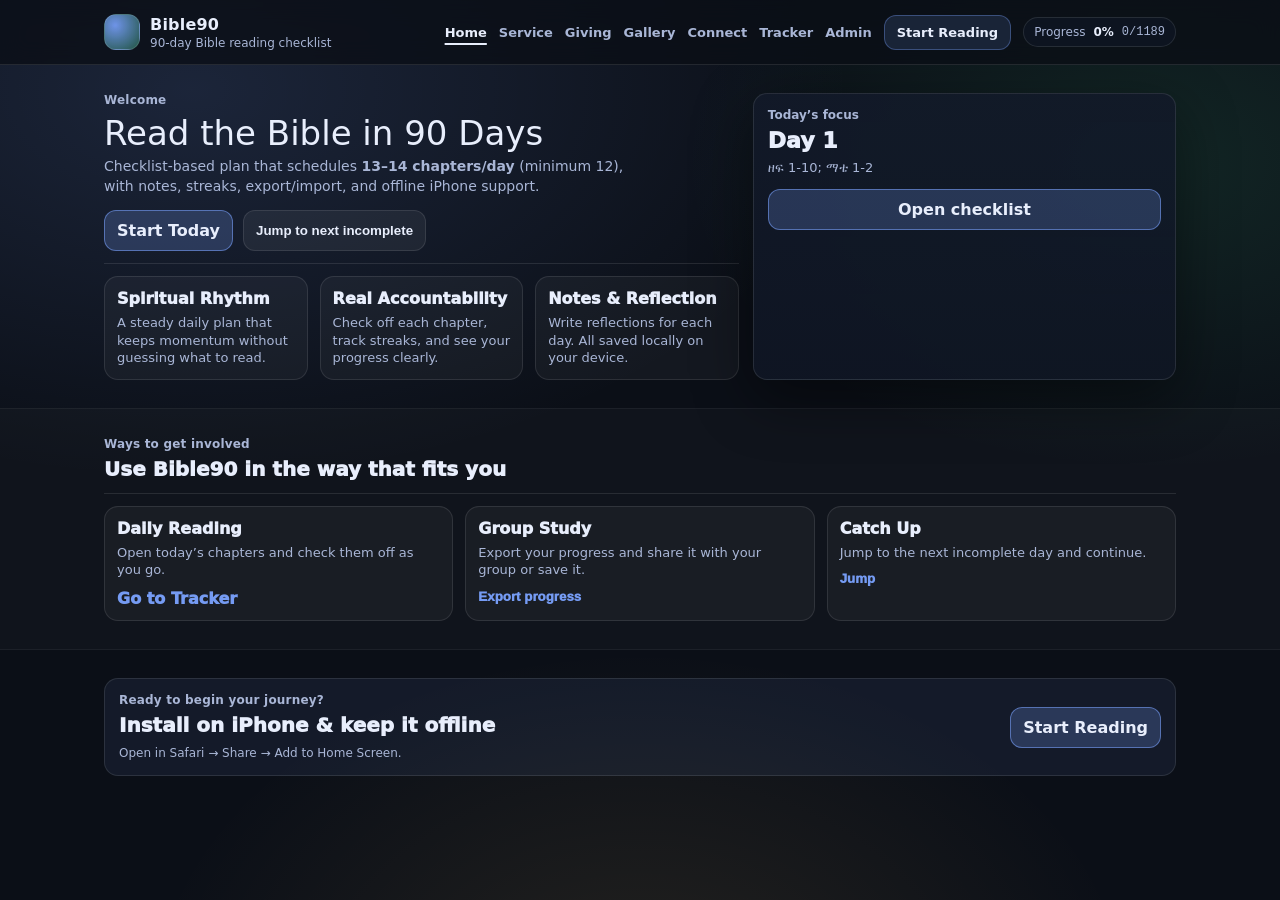
<file: hop 1.5/index.html>
<!doctype html>
<html lang="en">
<head>
  <meta charset="utf-8" />
  <meta name="viewport" content="width=device-width,initial-scale=1,viewport-fit=cover" />
  <meta name="theme-color" content="#0b0f17" />
  <meta name="apple-mobile-web-app-capable" content="yes" />
  <meta name="apple-mobile-web-app-status-bar-style" content="black-translucent" />
  <meta name="apple-mobile-web-app-title" content="Bible90" />
  <title>Bible90 — 90-Day Checklist</title>

  <link rel="manifest" href="manifest.webmanifest" />
  <link rel="apple-touch-icon" href="data:image/svg+xml,%3Csvg xmlns='http://www.w3.org/2000/svg' width='180' height='180'%3E%3Crect width='180' height='180' rx='36' fill='%230b0f17'/%3E%3Cpath d='M90 35c19 0 35 16 35 35v55c0 5-4 9-9 9H64c-5 0-9-4-9-9V70c0-19 16-35 35-35z' fill='%23121a29' stroke='%237aa2ff' stroke-width='3'/%3E%3Cpath d='M90 55v70M60 90h60' stroke='%2347d18c' stroke-width='10' stroke-linecap='round'/%3E%3C/svg%3E" />

  <style>
    :root{
      --bg:#0b0f17; --panel:#121a29; --panel2:#0f1624; --text:#e8eefc; --muted:#a9b6d6;
      --accent:#7aa2ff; --good:#47d18c; --warn:#ffcc66; --bad:#ff6b6b; --line:rgba(255,255,255,.10);
      --shadow: 0 18px 60px rgba(0,0,0,.45);
      --radius: 14px;
      --mono: ui-monospace, SFMono-Regular, Menlo, Monaco, Consolas, "Liberation Mono", "Courier New", monospace;
      --sans: ui-sans-serif, system-ui, -apple-system, Segoe UI, Roboto, Helvetica, Arial, "Apple Color Emoji", "Segoe UI Emoji";
    }
    *{box-sizing:border-box}
    body{
      margin:0; font-family:var(--sans); color:var(--text);
      background: radial-gradient(1100px 650px at 15% 10%, rgba(122,162,255,.15), transparent 60%),
                  radial-gradient(850px 560px at 90% 18%, rgba(71,209,140,.12), transparent 55%),
                  radial-gradient(900px 650px at 50% 112%, rgba(255,204,102,.10), transparent 55%),
                  var(--bg);
      min-height:100vh;
      padding-bottom: calc(env(safe-area-inset-bottom) + 18px);
    }

    .siteHeader{
      position: sticky; top:0; z-index:50;
      backdrop-filter: blur(12px);
      background: rgba(11,15,23,.78);
      border-bottom:1px solid var(--line);
      padding-top: env(safe-area-inset-top);
    }
    .wrap{max-width:1100px; margin:0 auto; padding:14px 14px;}
    .navWrap{display:flex; align-items:center; justify-content:space-between; gap:12px; flex-wrap:wrap;}
    .brand{display:flex; align-items:center; gap:10px;}
    .logoDot{width:36px; height:36px; border-radius:12px;
      background: radial-gradient(circle at 30% 30%, rgba(122,162,255,.9), rgba(71,209,140,.35));
      border:1px solid rgba(255,255,255,.12);
    }
    .brandName{font-weight:900; letter-spacing:.2px}
    .brandTag{font-size:12px; color:var(--muted); margin-top:2px}

    .navToggle{
      display:none;
      border:1px solid var(--line);
      background: rgba(255,255,255,.06);
      color: var(--text);
      padding:8px 10px;
      border-radius:12px;
      font-weight:800;
    }
    nav.nav{display:flex; align-items:center; gap:12px; flex-wrap:wrap;}
    nav.nav a{color:var(--muted); text-decoration:none; font-weight:800; font-size:13px}
    nav.nav a:hover{color:var(--text)}
    nav.nav a.active{color: var(--text); text-decoration: underline; text-underline-offset: 6px; text-decoration-thickness: 2px}
    .navBtn{
      padding:9px 12px; border-radius:12px;
      background: rgba(122,162,255,.14);
      border:1px solid rgba(122,162,255,.35);
      color:var(--text) !important;
      text-decoration:none !important;
    }
    @media (max-width:860px){
      .navToggle{display:block;}
      nav.nav{
        display:none;
        width:100%;
        margin-top:10px;
        padding:10px;
        border:1px solid var(--line);
        border-radius:14px;
        background: rgba(18,26,41,.65);
      }
      nav.nav.open{display:flex;}
    }

    .pill{
      border:1px solid var(--line);
      padding:7px 10px; border-radius:999px; font-size:12px; color:var(--muted);
      background: rgba(18,26,41,.55);
      display:inline-flex; gap:8px; align-items:center;
    }
    .pill strong{color:var(--text); font-weight:800}
    .mono{font-family:var(--mono)}
    .btnPrimary{
      display:inline-flex; justify-content:center; align-items:center;
      padding:10px 12px; border-radius:12px;
      background: rgba(122,162,255,.22);
      border:1px solid rgba(122,162,255,.55);
      color: var(--text);
      font-weight:900; text-decoration:none;
      cursor:pointer;
      user-select:none;
    }
    .btnGhost{
      display:inline-flex; justify-content:center; align-items:center;
      padding:10px 12px; border-radius:12px;
      background: rgba(255,255,255,.06);
      border:1px solid var(--line);
      color: var(--text);
      font-weight:900;
      cursor:pointer;
      user-select:none;
    }
    .btnDanger{
      display:inline-flex; justify-content:center; align-items:center;
      padding:10px 12px; border-radius:12px;
      background: rgba(255,107,107,.14);
      border:1px solid rgba(255,107,107,.45);
      color: var(--text);
      font-weight:900;
      cursor:pointer;
      user-select:none;
    }
    .btnSmall{padding:8px 10px; border-radius:10px; font-size:12px}
    .btnPrimary:active,.btnGhost:active,.btnDanger:active{transform: translateY(1px)}
    .card{
      background: linear-gradient(180deg, rgba(18,26,41,.92), rgba(15,22,36,.90));
      border:1px solid var(--line);
      border-radius: var(--radius);
      box-shadow: var(--shadow);
      overflow:hidden;
    }
    .hd{
      padding:12px 12px 10px;
      border-bottom:1px solid var(--line);
      display:flex; align-items:flex-start; justify-content:space-between; gap:10px; flex-wrap:wrap;
    }
    .hd h2{margin:0; font-size:13px}
    .mini{color:var(--muted); font-size:12px; margin-top:2px}
    .bd{padding:12px}
    .divider{height:1px; background: var(--line); margin:12px 0}
    .hint{font-size:12px; color:var(--muted); line-height:1.35}
    .toast{
      position:fixed; left:50%; bottom: calc(env(safe-area-inset-bottom) + 14px);
      transform:translateX(-50%);
      background: rgba(18,26,41,.92);
      border:1px solid var(--line);
      border-radius:999px;
      padding:10px 12px;
      color: var(--text);
      font-size:12px;
      box-shadow: var(--shadow);
      display:none; z-index:60;
    }
    .toast.show{display:block; animation: pop .15s ease}
    @keyframes pop{from{transform:translateX(-50%) translateY(8px); opacity:0} to{transform:translateX(-50%) translateY(0); opacity:1}}

    .page{display:none}
    .page.active{display:block}
    .section{padding:14px 0;}
    .sectionAlt{padding:14px 0; background: rgba(255,255,255,.02); border-top:1px solid rgba(255,255,255,.05); border-bottom:1px solid rgba(255,255,255,.05)}
    .kicker{font-size:12px; color:var(--muted); font-weight:900; letter-spacing:.2px}
    .heroTitle{margin:8px 0 6px; font-size:34px; line-height:1.06}
    .heroSub{margin:0; color:var(--muted); font-size:14px; line-height:1.4; max-width:60ch}
    .heroGrid{display:grid; grid-template-columns: 1.2fr .8fr; gap:14px; align-items:stretch;}
    @media (max-width:860px){ .heroGrid{grid-template-columns:1fr;} .heroTitle{font-size:30px} }
    .heroCard{
      border:1px solid var(--line);
      border-radius: var(--radius);
      background: linear-gradient(180deg, rgba(18,26,41,.92), rgba(15,22,36,.90));
      box-shadow: var(--shadow);
      padding:14px;
    }
    .heroCardTitle{font-size:12px; color:var(--muted); font-weight:900}
    .heroCardBig{font-size:22px; font-weight:950; margin-top:6px}
    .heroCardSmall{font-size:13px; color:var(--muted); margin-top:6px; line-height:1.35}
    .heroBtns{display:flex; gap:10px; flex-wrap:wrap; margin-top:14px}
    .threeGrid{display:grid; grid-template-columns: repeat(3, 1fr); gap:12px;}
    @media (max-width:860px){ .threeGrid{grid-template-columns:1fr;} }
    .infoCard, .actionCard{
      border:1px solid var(--line);
      border-radius: 14px;
      padding:12px;
      background: rgba(255,255,255,.04);
    }
    .infoTitle, .actionTitle{font-weight:950}
    .infoText, .actionText{color:var(--muted); font-size:13px; margin-top:6px; line-height:1.35}
    .linkBtn{
      display:inline-flex; margin-top:10px;
      background: transparent; border:none;
      color: rgba(122,162,255,.95);
      font-weight:950;
      text-decoration:none;
      padding:0;
      cursor:pointer;
    }
    .ctaBox{
      display:flex; justify-content:space-between; align-items:center; gap:14px; flex-wrap:wrap;
      border:1px solid var(--line);
      border-radius: var(--radius);
      padding:14px;
      background: rgba(122,162,255,.08);
    }

    /* Tracker */
    .grid{max-width:1100px; margin:0 auto; padding:14px; display:grid; gap:12px;}
    .kpis{display:grid; grid-template-columns: 1fr 1fr 1fr; gap:10px;}
    @media (max-width: 420px){ .kpis{grid-template-columns:1fr} }
    .kpi{background: rgba(255,255,255,.05); border:1px solid var(--line); border-radius:12px; padding:10px}
    .kpi .t{font-size:12px; color:var(--muted)}
    .kpi .v{font-size:18px; font-weight:950; margin-top:4px}
    .bar{height:12px; width:100%; background: rgba(255,255,255,.06); border:1px solid var(--line); border-radius:999px; overflow:hidden;}
    .bar > div{height:100%; width:0%; background: linear-gradient(90deg, rgba(122,162,255,.95), rgba(71,209,140,.95)); transition: width .25s ease;}
    input[type="search"], input[type="text"], input[type="password"], input[type="url"]{
      width:100%;
      padding:12px 12px;
      border-radius:12px;
      border:1px solid var(--line);
      background: rgba(0,0,0,.18);
      color: var(--text);
      outline:none;
      font-size: 14px;
    }
    textarea{
      width:100%;
      min-height: 160px;
      resize: vertical;
      border-radius:12px;
      border:1px solid var(--line);
      background: rgba(0,0,0,.18);
      color: var(--text);
      padding:12px 12px;
      outline:none;
      line-height:1.4;
      font-size: 15px;
    }
    .dayList{display:flex; flex-direction:column; gap:10px; max-height: 44vh; overflow:auto; padding-right:4px;}
    .dayItem{
      border:1px solid var(--line);
      border-radius:12px;
      padding:10px;
      background: rgba(255,255,255,.04);
      display:flex; gap:10px; justify-content:space-between; align-items:center;
      cursor:pointer;
    }
    .dayItem.active{border-color: rgba(122,162,255,.55); background: rgba(122,162,255,.10)}
    .dayItem .title{font-weight:950; font-size:13px}
    .dayItem .meta{font-size:12px; color:var(--muted); margin-top:2px; max-width:68vw; overflow:hidden; text-overflow:ellipsis; white-space:nowrap;}
    .badge{
      font-size:12px; font-weight:950;
      padding:7px 10px; border-radius:999px;
      border:1px solid var(--line);
      background: rgba(255,255,255,.05);
      color: var(--muted);
      white-space:nowrap;
      flex:0 0 auto;
    }
    .badge.done{color: rgba(71,209,140,.95); border-color: rgba(71,209,140,.35); background: rgba(71,209,140,.10)}
    .badge.part{color: rgba(255,204,102,.95); border-color: rgba(255,204,102,.35); background: rgba(255,204,102,.10)}
    .badge.none{color: rgba(255,107,107,.95); border-color: rgba(255,107,107,.35); background: rgba(255,107,107,.10)}
    .refs{display:flex; flex-direction:column; gap:10px;}
    .refRow{
      border:1px solid var(--line);
      border-radius:12px;
      padding:10px;
      background: rgba(255,255,255,.04);
      display:grid;
      grid-template-columns: auto 1fr auto;
      gap:10px;
      align-items:center;
    }
    .idx{
      font-family:var(--mono);
      font-size:12px;
      padding:6px 8px;
      border-radius:10px;
      border:1px solid var(--line);
      background: rgba(0,0,0,.18);
      min-width:44px; text-align:center;
      color: rgba(169,182,214,.95);
    }
    .ref{font-weight:900; font-size:13px; line-height:1.25}
    label{display:flex; gap:8px; align-items:center; font-size:12px; color:var(--muted)}
    input[type="checkbox"]{width:20px; height:20px; accent-color: var(--accent)}

    /* Gallery */
    .galleryTop{display:flex; gap:10px; flex-wrap:wrap; align-items:center; justify-content:space-between}
    .galleryGrid{display:grid; grid-template-columns: repeat(3, 1fr); gap:12px;}
    @media (max-width:860px){ .galleryGrid{grid-template-columns:1fr 1fr;} }
    @media (max-width:520px){ .galleryGrid{grid-template-columns:1fr;} }
    .gCard{
      border:1px solid var(--line);
      border-radius: 16px;
      overflow:hidden;
      background: rgba(255,255,255,.04);
      cursor:pointer;
      transition: transform .08s ease, border-color .15s ease, background .15s ease;
    }
    .gCard:hover{border-color: rgba(122,162,255,.55); background: rgba(122,162,255,.06)}
    .gCard:active{transform: translateY(1px)}
    .gImg{width:100%; aspect-ratio: 16/10; background: rgba(0,0,0,.25); display:block; object-fit: cover;}
    .gMeta{padding:10px}
    .gTitle{font-weight:950}
    .gSub{color:var(--muted); font-size:12px; margin-top:4px; line-height:1.35}

    .modal{position:fixed; inset:0; background: rgba(0,0,0,.72); display:none; align-items:center; justify-content:center; padding:16px; z-index:80;}
    .modal.open{display:flex}
    .modalBox{width:min(980px, 100%); border:1px solid var(--line); border-radius: 18px; overflow:hidden; background: rgba(18,26,41,.96); box-shadow: var(--shadow);}
    .modalHd{display:flex; justify-content:space-between; align-items:center; gap:10px; padding:10px 12px; border-bottom:1px solid var(--line);}
    .modalTitle{font-weight:950}
    .modalBody{padding:12px}
    .modalImg{width:100%; height:auto; border-radius:14px; border:1px solid rgba(255,255,255,.08)}
  </style>
</head>
<body>
  <header class="siteHeader">
    <div class="wrap navWrap">
      <div class="brand" onclick="location.hash='#home'" style="cursor:pointer">
        <div class="logoDot"></div>
        <div>
          <div class="brandName">Bible90</div>
          <div class="brandTag">90-day Bible reading checklist</div>
        </div>
      </div>

      <button class="navToggle" id="navToggle" aria-label="Open menu">Menu</button>

      <nav class="nav" id="nav">
        <a href="#home" data-route="home">Home</a>
        <a href="#service" data-route="service">Service</a>
        <a href="#giving" data-route="giving">Giving</a>
        <a href="#gallery" data-route="gallery">Gallery</a>
        <a href="#connect" data-route="connect">Connect</a>
        <a href="#tracker" data-route="tracker">Tracker</a>
        <a href="#admin" data-route="admin" id="adminNav">Admin</a>
        <a class="navBtn" href="#tracker">Start Reading</a>
        <span class="pill" style="margin-left:auto">
          <span>Progress</span> <strong id="hdrProgress">0%</strong>
          <span id="hdrCh" class="mono">0/1189</span>
        </span>
      </nav>
    </div>
  </header>

  <main>
    <section id="page-home" class="page">
      <section class="section">
        <div class="wrap heroGrid">
          <div>
            <div class="kicker">Welcome</div>
            <div class="heroTitle">Read the Bible in 90 Days</div>
            <p class="heroSub">
              Checklist-based plan that schedules <strong>13–14 chapters/day</strong> (minimum 12),
              with notes, streaks, export/import, and offline iPhone support.
            </p>

            <div class="heroBtns">
              <a class="btnPrimary" href="#tracker">Start Today</a>
              <button class="btnGhost" id="btnJumpTop" type="button">Jump to next incomplete</button>
            </div>

            <div class="divider"></div>

            <div class="threeGrid">
              <div class="infoCard">
                <div class="infoTitle">Spiritual Rhythm</div>
                <div class="infoText">A steady daily plan that keeps momentum without guessing what to read.</div>
              </div>
              <div class="infoCard">
                <div class="infoTitle">Real Accountability</div>
                <div class="infoText">Check off each chapter, track streaks, and see your progress clearly.</div>
              </div>
              <div class="infoCard">
                <div class="infoTitle">Notes & Reflection</div>
                <div class="infoText">Write reflections for each day. All saved locally on your device.</div>
              </div>
            </div>
          </div>

          <div class="heroCard">
            <div class="heroCardTitle">Today’s focus</div>
            <div class="heroCardBig" id="heroDay">Day 1</div>
            <div class="heroCardSmall" id="heroRefs">Loading…</div>
            <a class="btnPrimary" style="width:100%; margin-top:12px" href="#tracker">Open checklist</a>
          </div>
        </div>
      </section>

      <section class="sectionAlt">
        <div class="wrap">
          <div class="kicker">Ways to get involved</div>
          <div style="font-weight:950; font-size:20px; margin-top:6px">Use Bible90 in the way that fits you</div>
          <div class="divider"></div>

          <div class="threeGrid">
            <div class="actionCard">
              <div class="actionTitle">Daily Reading</div>
              <div class="actionText">Open today’s chapters and check them off as you go.</div>
              <a class="linkBtn" href="#tracker">Go to Tracker</a>
            </div>
            <div class="actionCard">
              <div class="actionTitle">Group Study</div>
              <div class="actionText">Export your progress and share it with your group or save it.</div>
              <button class="linkBtn" id="btnExportTop" type="button">Export progress</button>
            </div>
            <div class="actionCard">
              <div class="actionTitle">Catch Up</div>
              <div class="actionText">Jump to the next incomplete day and continue.</div>
              <button class="linkBtn" id="btnJump2" type="button">Jump</button>
            </div>
          </div>
        </div>
      </section>

      <section class="section">
        <div class="wrap">
          <div class="ctaBox">
            <div>
              <div class="kicker">Ready to begin your journey?</div>
              <div style="font-weight:950; font-size:20px; margin-top:6px">Install on iPhone & keep it offline</div>
              <div class="hint" style="margin-top:8px">Open in Safari → Share → Add to Home Screen.</div>
            </div>
            <a class="btnPrimary" href="#tracker">Start Reading</a>
          </div>
        </div>
      </section>
    </section>

    <section id="page-service" class="page">
      <div class="wrap section">
        <div class="card">
          <div class="hd">
            <div><h2>Service</h2><div class="mini">Edit this page from Admin</div></div>
            <a class="btnPrimary btnSmall" href="#connect">Plan a visit</a>
          </div>
          <div class="bd"><div id="serviceContent" class="hint"></div></div>
        </div>
      </div>
    </section>

    <section id="page-giving" class="page">
      <div class="wrap section">
        <div class="card">
          <div class="hd">
            <div><h2>Giving</h2><div class="mini">Edit this page from Admin</div></div>
            <a class="btnPrimary btnSmall" id="givingCta" href="#" target="_blank" rel="noopener">Give Now</a>
          </div>
          <div class="bd">
            <div id="givingContent" class="hint"></div>
            <div class="divider"></div>
            <div class="hint">Tip: set your giving link inside Admin → Pages → Giving.</div>
          </div>
        </div>
      </div>
    </section>

    <section id="page-gallery" class="page">
      <div class="wrap section">
        <div class="card">
          <div class="hd">
            <div><h2>Gallery</h2><div class="mini">CSS + JS gallery page (editable from Admin)</div></div>
            <div class="galleryTop">
              <button class="btnGhost btnSmall" id="btnGalleryShuffle" type="button">Shuffle</button>
              <button class="btnGhost btnSmall" id="btnGalleryRefresh" type="button">Refresh</button>
            </div>
          </div>
          <div class="bd">
            <div class="hint" id="galleryIntro"></div>
            <div class="divider"></div>
            <div class="galleryGrid" id="galleryGrid"></div>
          </div>
        </div>
      </div>
    </section>

    <section id="page-connect" class="page">
      <div class="wrap section">
        <div class="card">
          <div class="hd">
            <div><h2>Connect</h2><div class="mini">Edit this page from Admin</div></div>
            <a class="btnPrimary btnSmall" href="#tracker">Join the plan</a>
          </div>
          <div class="bd"><div id="connectContent" class="hint"></div></div>
        </div>
      </div>
    </section>

    <section id="page-tracker" class="page">
      <div class="grid">
        <section class="card">
          <div class="hd">
            <div><h2>Overview</h2><div class="mini">Jump to next incomplete day • search • export/import</div></div>
            <button class="btnGhost btnSmall" id="btnJump">Jump</button>
          </div>
          <div class="bd">
            <div class="kpis">
              <div class="kpi"><div class="t">Days done</div><div class="v" id="kpiDaysDone">0</div></div>
              <div class="kpi"><div class="t">Chapters done</div><div class="v" id="kpiChDone">0</div></div>
              <div class="kpi"><div class="t">Streak</div><div class="v" id="kpiStreak">0</div></div>
            </div>
            <div class="divider"></div>
            <div class="bar"><div id="barFill"></div></div>
            <div class="hint" style="margin-top:8px" id="barText">0% complete</div>
            <div class="divider"></div>
            <input id="search" type="search" placeholder="Search (e.g., Day 12, Matthew)..." />
            <div class="divider"></div>
            <div style="display:flex; gap:10px; flex-wrap:wrap; justify-content:space-between; align-items:center">
              <div style="display:flex; gap:8px; flex-wrap:wrap">
                <button class="btnGhost btnSmall" id="btnExport">Export</button>
                <button class="btnGhost btnSmall" id="btnImport">Import</button>
              </div>
              <button class="btnDanger btnSmall" id="btnReset">Reset</button>
            </div>
            <div class="divider"></div>
            <div class="dayList" id="dayList"></div>
          </div>
        </section>

        <section class="card">
          <div class="hd">
            <div><h2 id="dayTitle">Day 1</h2><div class="mini" id="dayMeta">13–14 chapters</div></div>
            <div style="display:flex; gap:8px">
              <button class="btnGhost btnSmall" id="btnPrev">◀</button>
              <button class="btnGhost btnSmall" id="btnNext">▶</button>
            </div>
          </div>
          <div class="bd">
            <div style="display:flex; gap:10px; flex-wrap:wrap; justify-content:space-between; align-items:center; margin-bottom:10px">
              <div style="display:flex; gap:8px; flex-wrap:wrap">
                <button class="btnPrimary btnSmall" id="btnMarkAll">Mark all</button>
                <button class="btnGhost btnSmall" id="btnClearAll">Clear</button>
              </div>
              <div class="badge" id="dayStatusBadge">Not started</div>
            </div>

            <div class="refs" id="refs"></div>

            <div class="divider"></div>
            <div style="font-weight:950; font-size:13px">Notes</div>
            <div class="hint">Reflections / prayers / key ideas for this day (auto-saves).</div>
            <div style="margin-top:10px">
              <textarea id="notes" placeholder="Write your notes…"></textarea>
            </div>
          </div>
        </section>
      </div>
    </section>

    <section id="page-admin" class="page">
      <div class="wrap section">
        <div class="card">
          <div class="hd">
            <div><h2>Admin</h2><div class="mini">Create login • edit pages • manage gallery</div></div>
            <button class="btnGhost btnSmall" id="btnAdminLogout" type="button" style="display:none">Logout</button>
          </div>
          <div class="bd">
            <div id="adminLoggedOut">
              <div class="hint" style="margin-bottom:10px">
                This Admin is <strong>local-only</strong> (saved in this browser/device). For real multi-user admin,
                you’d connect a backend (Firebase/Supabase/your DB).
              </div>
              <div class="card" style="box-shadow:none">
                <div class="hd">
                  <div><h2 style="font-size:13px">Admin Setup / Login</h2><div class="mini">First time: set a password. Next time: login.</div></div>
                </div>
                <div class="bd">
                  <div style="display:grid; gap:10px; max-width:520px">
                    <div>
                      <div class="kicker">Password</div>
                      <input id="adminPass" type="password" placeholder="Create or enter admin password" />
                    </div>
                    <button class="btnPrimary" id="btnAdminLogin" type="button">Login / Create Admin</button>
                    <div class="hint">If no admin exists yet, this creates it; otherwise it logs you in.</div>
                  </div>
                </div>
              </div>
            </div>

            <div id="adminLoggedIn" style="display:none">
              <div class="threeGrid">
                <div class="infoCard">
                  <div class="infoTitle">Pages</div>
                  <div class="infoText">Edit Service / Giving / Connect content.</div>
                  <button class="linkBtn" id="goPages" type="button">Open editor</button>
                </div>
                <div class="infoCard">
                  <div class="infoTitle">Gallery</div>
                  <div class="infoText">Add images (URLs), title, and caption.</div>
                  <button class="linkBtn" id="goGalleryAdmin" type="button">Manage gallery</button>
                </div>
                <div class="infoCard">
                  <div class="infoTitle">Security</div>
                  <div class="infoText">Change admin password (local device only).</div>
                  <button class="linkBtn" id="goSecurity" type="button">Change password</button>
                </div>
              </div>

              <div class="divider"></div>

              <div id="adminPanelPages" style="display:none">
                <div class="kicker">Page Editor</div>
                <div style="font-weight:950; font-size:18px; margin-top:6px">Edit content blocks</div>
                <div class="hint" style="margin-top:6px">Line breaks are preserved.</div>
                <div class="divider"></div>

                <div style="display:grid; gap:12px">
                  <div class="card" style="box-shadow:none">
                    <div class="hd"><h2 style="font-size:13px">Service Page</h2></div>
                    <div class="bd"><textarea id="editService"></textarea></div>
                  </div>

                  <div class="card" style="box-shadow:none">
                    <div class="hd"><h2 style="font-size:13px">Giving Page</h2></div>
                    <div class="bd">
                      <div class="kicker">Giving Link (URL)</div>
                      <input id="editGivingLink" type="url" placeholder="https://..." />
                      <div class="divider"></div>
                      <textarea id="editGiving"></textarea>
                    </div>
                  </div>

                  <div class="card" style="box-shadow:none">
                    <div class="hd"><h2 style="font-size:13px">Connect Page</h2></div>
                    <div class="bd"><textarea id="editConnect"></textarea></div>
                  </div>

                  <div style="display:flex; gap:10px; flex-wrap:wrap">
                    <button class="btnPrimary" id="btnSavePages" type="button">Save Pages</button>
                    <button class="btnGhost" id="btnCancelPages" type="button">Close</button>
                  </div>
                </div>
              </div>

              <div id="adminPanelGallery" style="display:none">
                <div class="kicker">Gallery Admin</div>
                <div style="font-weight:950; font-size:18px; margin-top:6px">Add / remove gallery items</div>
                <div class="hint" style="margin-top:6px">Paste image URLs (HTTPS recommended).</div>
                <div class="divider"></div>

                <div class="card" style="box-shadow:none">
                  <div class="hd"><h2 style="font-size:13px">Add Image</h2></div>
                  <div class="bd" style="display:grid; gap:10px; max-width:720px">
                    <input id="gUrl" type="url" placeholder="Image URL (https://...jpg/png/webp)" />
                    <input id="gTitle" type="text" placeholder="Title (optional)" />
                    <input id="gCaption" type="text" placeholder="Caption (optional)" />
                    <button class="btnPrimary" id="btnAddGallery" type="button">Add to Gallery</button>
                  </div>
                </div>

                <div class="divider"></div>
                <div class="kicker">Current Items</div>
                <div class="galleryGrid" id="galleryAdminGrid"></div>

                <div class="divider"></div>
                <button class="btnGhost" id="btnCloseGalleryAdmin" type="button">Close</button>
              </div>

              <div id="adminPanelSecurity" style="display:none">
                <div class="kicker">Security</div>
                <div style="font-weight:950; font-size:18px; margin-top:6px">Change admin password</div>
                <div class="hint" style="margin-top:6px">This only affects the current browser/device.</div>
                <div class="divider"></div>

                <div style="display:grid; gap:10px; max-width:520px">
                  <input id="oldPass" type="password" placeholder="Current password" />
                  <input id="newPass" type="password" placeholder="New password" />
                  <button class="btnPrimary" id="btnChangePass" type="button">Change Password</button>
                  <button class="btnGhost" id="btnCloseSecurity" type="button">Close</button>
                </div>
              </div>
            </div>

          </div>
        </div>
      </div>
    </section>
  </main>

  <div class="modal" id="modal" aria-hidden="true">
    <div class="modalBox" role="dialog" aria-modal="true" aria-label="Gallery preview">
      <div class="modalHd">
        <div>
          <div class="modalTitle" id="modalTitle">Preview</div>
          <div class="mini" id="modalCaption"></div>
        </div>
        <button class="btnGhost btnSmall" id="modalClose" type="button">Close</button>
      </div>
      <div class="modalBody">
        <img id="modalImg" class="modalImg" alt="Gallery image preview" />
      </div>
    </div>
  </div>

  <div class="toast" id="toast" role="status" aria-live="polite"></div>

  <script>
    if ("serviceWorker" in navigator) {
      window.addEventListener("load", () => navigator.serviceWorker.register("./sw.js").catch(()=>{}));
    }

    const ROUTES = ["home","service","giving","gallery","connect","tracker","admin"];
    function currentRoute(){
      const h = (location.hash || "#home").replace("#","").trim().toLowerCase();
      return ROUTES.includes(h) ? h : "home";
    }
    function renderRoute(){
      const route = currentRoute();
      document.querySelectorAll(".page").forEach(p => p.classList.remove("active"));
      const page = document.getElementById("page-" + route);
      if (page) page.classList.add("active");
      document.querySelectorAll("nav.nav a[data-route]").forEach(a => {
        a.classList.toggle("active", a.getAttribute("data-route") === route);
      });
    }
    window.addEventListener("hashchange", renderRoute);

    const navToggle = document.getElementById("navToggle");
    const nav = document.getElementById("nav");
    if (navToggle && nav){
      navToggle.addEventListener("click", () => nav.classList.toggle("open"));
      nav.querySelectorAll("a").forEach(a => a.addEventListener("click", ()=> nav.classList.remove("open")));
    }

    const STORAGE_KEY = "bible90_pwa_v2_admin";
    const TOTAL_DAYS = 90;
    const TOTAL_CHAPTERS = 1189;

    const PLAN = [{"day": 1, "count": 12, "items": [{"book": "ዘፍ", "ch": 1}, {"book": "ዘፍ", "ch": 2}, {"book": "ዘፍ", "ch": 3}, {"book": "ዘፍ", "ch": 4}, {"book": "ዘፍ", "ch": 5}, {"book": "ዘፍ", "ch": 6}, {"book": "ዘፍ", "ch": 7}, {"book": "ዘፍ", "ch": 8}, {"book": "ዘፍ", "ch": 9}, {"book": "ዘፍ", "ch": 10}, {"book": "ማቴ", "ch": 1}, {"book": "ማቴ", "ch": 2}], "refs": [{"book": "ዘፍ", "start": 1, "end": 10}, {"book": "ማቴ", "start": 1, "end": 2}]}, {"day": 2, "count": 13, "items": [{"book": "ዘፍ", "ch": 11}, {"book": "ዘፍ", "ch": 12}, {"book": "ዘፍ", "ch": 13}, {"book": "ዘፍ", "ch": 14}, {"book": "ዘፍ", "ch": 15}, {"book": "ዘፍ", "ch": 16}, {"book": "ዘፍ", "ch": 17}, {"book": "ዘፍ", "ch": 18}, {"book": "ዘፍ", "ch": 19}, {"book": "ዘፍ", "ch": 20}, {"book": "ማቴ", "ch": 3}, {"book": "ማቴ", "ch": 4}, {"book": "ማቴ", "ch": 5}], "refs": [{"book": "ዘፍ", "start": 11, "end": 20}, {"book": "ማቴ", "start": 3, "end": 5}]}, {"day": 3, "count": 13, "items": [{"book": "ዘፍ", "ch": 21}, {"book": "ዘፍ", "ch": 22}, {"book": "ዘፍ", "ch": 23}, {"book": "ዘፍ", "ch": 24}, {"book": "ዘፍ", "ch": 25}, {"book": "ዘፍ", "ch": 26}, {"book": "ዘፍ", "ch": 27}, {"book": "ዘፍ", "ch": 28}, {"book": "ዘፍ", "ch": 29}, {"book": "ዘፍ", "ch": 30}, {"book": "ማቴ", "ch": 6}, {"book": "ማቴ", "ch": 7}, {"book": "ማቴ", "ch": 8}], "refs": [{"book": "ዘፍ", "start": 21, "end": 30}, {"book": "ማቴ", "start": 6, "end": 8}]}, {"day": 4, "count": 13, "items": [{"book": "ዘፍ", "ch": 31}, {"book": "ዘፍ", "ch": 32}, {"book": "ዘፍ", "ch": 33}, {"book": "ዘፍ", "ch": 34}, {"book": "ዘፍ", "ch": 35}, {"book": "ዘፍ", "ch": 36}, {"book": "ዘፍ", "ch": 37}, {"book": "ዘፍ", "ch": 38}, {"book": "ዘፍ", "ch": 39}, {"book": "ዘፍ", "ch": 40}, {"book": "ማቴ", "ch": 9}, {"book": "ማቴ", "ch": 10}, {"book": "ማቴ", "ch": 11}], "refs": [{"book": "ዘፍ", "start": 31, "end": 40}, {"book": "ማቴ", "start": 9, "end": 11}]}, {"day": 5, "count": 14, "items": [{"book": "ዘፍ", "ch": 41}, {"book": "ዘፍ", "ch": 42}, {"book": "ዘፍ", "ch": 43}, {"book": "ዘፍ", "ch": 44}, {"book": "ዘፍ", "ch": 45}, {"book": "ዘፍ", "ch": 46}, {"book": "ዘፍ", "ch": 47}, {"book": "ዘፍ", "ch": 48}, {"book": "ዘፍ", "ch": 49}, {"book": "ዘፍ", "ch": 50}, {"book": "ዘጽ", "ch": 1}, {"book": "ማቴ", "ch": 12}, {"book": "ማቴ", "ch": 13}, {"book": "ማቴ", "ch": 14}], "refs": [{"book": "ዘፍ", "start": 41, "end": 50}, {"book": "ዘጽ", "start": 1, "end": 1}, {"book": "ማቴ", "start": 12, "end": 14}]}, {"day": 6, "count": 13, "items": [{"book": "ዘጽ", "ch": 2}, {"book": "ዘጽ", "ch": 3}, {"book": "ዘጽ", "ch": 4}, {"book": "ዘጽ", "ch": 5}, {"book": "ዘጽ", "ch": 6}, {"book": "ዘጽ", "ch": 7}, {"book": "ዘጽ", "ch": 8}, {"book": "ዘጽ", "ch": 9}, {"book": "ዘጽ", "ch": 10}, {"book": "ዘጽ", "ch": 11}, {"book": "ማቴ", "ch": 15}, {"book": "ማቴ", "ch": 16}, {"book": "ማቴ", "ch": 17}], "refs": [{"book": "ዘጽ", "start": 2, "end": 11}, {"book": "ማቴ", "start": 15, "end": 17}]}, {"day": 7, "count": 13, "items": [{"book": "ዘጽ", "ch": 12}, {"book": "ዘጽ", "ch": 13}, {"book": "ዘጽ", "ch": 14}, {"book": "ዘጽ", "ch": 15}, {"book": "ዘጽ", "ch": 16}, {"book": "ዘጽ", "ch": 17}, {"book": "ዘጽ", "ch": 18}, {"book": "ዘጽ", "ch": 19}, {"book": "ዘጽ", "ch": 20}, {"book": "ዘጽ", "ch": 21}, {"book": "ማቴ", "ch": 18}, {"book": "ማቴ", "ch": 19}, {"book": "ማቴ", "ch": 20}], "refs": [{"book": "ዘጽ", "start": 12, "end": 21}, {"book": "ማቴ", "start": 18, "end": 20}]}, {"day": 8, "count": 12, "items": [{"book": "ዘጽ", "ch": 22}, {"book": "ዘጽ", "ch": 23}, {"book": "ዘጽ", "ch": 24}, {"book": "ዘጽ", "ch": 25}, {"book": "ዘጽ", "ch": 26}, {"book": "ዘጽ", "ch": 27}, {"book": "ዘጽ", "ch": 28}, {"book": "ዘጽ", "ch": 29}, {"book": "ዘጽ", "ch": 30}, {"book": "ዘጽ", "ch": 31}, {"book": "ማቴ", "ch": 21}, {"book": "ማቴ", "ch": 22}], "refs": [{"book": "ዘጽ", "start": 22, "end": 31}, {"book": "ማቴ", "start": 21, "end": 22}]}, {"day": 9, "count": 13, "items": [{"book": "ዘጽ", "ch": 32}, {"book": "ዘጽ", "ch": 33}, {"book": "ዘጽ", "ch": 34}, {"book": "ዘጽ", "ch": 35}, {"book": "ዘጽ", "ch": 36}, {"book": "ዘጽ", "ch": 37}, {"book": "ዘጽ", "ch": 38}, {"book": "ዘጽ", "ch": 39}, {"book": "ዘጽ", "ch": 40}, {"book": "ዘሌ", "ch": 1}, {"book": "ማቴ", "ch": 23}, {"book": "ማቴ", "ch": 24}, {"book": "ማቴ", "ch": 25}], "refs": [{"book": "ዘጽ", "start": 32, "end": 40}, {"book": "ዘሌ", "start": 1, "end": 1}, {"book": "ማቴ", "start": 23, "end": 25}]}, {"day": 10, "count": 14, "items": [{"book": "ዘሌ", "ch": 2}, {"book": "ዘሌ", "ch": 3}, {"book": "ዘሌ", "ch": 4}, {"book": "ዘሌ", "ch": 5}, {"book": "ዘሌ", "ch": 6}, {"book": "ዘሌ", "ch": 7}, {"book": "ዘሌ", "ch": 8}, {"book": "ዘሌ", "ch": 9}, {"book": "ዘሌ", "ch": 10}, {"book": "ዘሌ", "ch": 11}, {"book": "ዘሌ", "ch": 12}, {"book": "ማቴ", "ch": 26}, {"book": "ማቴ", "ch": 27}, {"book": "ማቴ", "ch": 28}], "refs": [{"book": "ዘሌ", "start": 2, "end": 12}, {"book": "ማቴ", "start": 26, "end": 28}]}, {"day": 11, "count": 13, "items": [{"book": "ዘሌ", "ch": 13}, {"book": "ዘሌ", "ch": 14}, {"book": "ዘሌ", "ch": 15}, {"book": "ዘሌ", "ch": 16}, {"book": "ዘሌ", "ch": 17}, {"book": "ዘሌ", "ch": 18}, {"book": "ዘሌ", "ch": 19}, {"book": "ዘሌ", "ch": 20}, {"book": "ዘሌ", "ch": 21}, {"book": "ዘሌ", "ch": 22}, {"book": "ማር", "ch": 1}, {"book": "ማር", "ch": 2}, {"book": "ማር", "ch": 3}], "refs": [{"book": "ዘሌ", "start": 13, "end": 22}, {"book": "ማር", "start": 1, "end": 3}]}, {"day": 12, "count": 13, "items": [{"book": "ዘሌ", "ch": 23}, {"book": "ዘሌ", "ch": 24}, {"book": "ዘሌ", "ch": 25}, {"book": "ዘሌ", "ch": 26}, {"book": "ዘሌ", "ch": 27}, {"book": "ዘሁ", "ch": 1}, {"book": "ዘሁ", "ch": 2}, {"book": "ዘሁ", "ch": 3}, {"book": "ዘሁ", "ch": 4}, {"book": "ዘሁ", "ch": 5}, {"book": "ማር", "ch": 4}, {"book": "ማር", "ch": 5}, {"book": "ማር", "ch": 6}], "refs": [{"book": "ዘሌ", "start": 23, "end": 27}, {"book": "ዘሁ", "start": 1, "end": 5}, {"book": "ማር", "start": 4, "end": 6}]}, {"day": 13, "count": 13, "items": [{"book": "ዘሁ", "ch": 6}, {"book": "ዘሁ", "ch": 7}, {"book": "ዘሁ", "ch": 8}, {"book": "ዘሁ", "ch": 9}, {"book": "ዘሁ", "ch": 10}, {"book": "ዘሁ", "ch": 11}, {"book": "ዘሁ", "ch": 12}, {"book": "ዘሁ", "ch": 13}, {"book": "ዘሁ", "ch": 14}, {"book": "ዘሁ", "ch": 15}, {"book": "ማር", "ch": 7}, {"book": "ማር", "ch": 8}, {"book": "ማር", "ch": 9}], "refs": [{"book": "ዘሁ", "start": 6, "end": 15}, {"book": "ማር", "start": 7, "end": 9}]}, {"day": 14, "count": 13, "items": [{"book": "ዘሁ", "ch": 16}, {"book": "ዘሁ", "ch": 17}, {"book": "ዘሁ", "ch": 18}, {"book": "ዘሁ", "ch": 19}, {"book": "ዘሁ", "ch": 20}, {"book": "ዘሁ", "ch": 21}, {"book": "ዘሁ", "ch": 22}, {"book": "ዘሁ", "ch": 23}, {"book": "ዘሁ", "ch": 24}, {"book": "ዘሁ", "ch": 25}, {"book": "ማር", "ch": 10}, {"book": "ማር", "ch": 11}, {"book": "ማር", "ch": 12}], "refs": [{"book": "ዘሁ", "start": 16, "end": 25}, {"book": "ማር", "start": 10, "end": 12}]}, {"day": 15, "count": 13, "items": [{"book": "ዘሁ", "ch": 26}, {"book": "ዘሁ", "ch": 27}, {"book": "ዘሁ", "ch": 28}, {"book": "ዘሁ", "ch": 29}, {"book": "ዘሁ", "ch": 30}, {"book": "ዘሁ", "ch": 31}, {"book": "ዘሁ", "ch": 32}, {"book": "ዘሁ", "ch": 33}, {"book": "ዘሁ", "ch": 34}, {"book": "ዘሁ", "ch": 35}, {"book": "ዘሁ", "ch": 36}, {"book": "ማር", "ch": 13}, {"book": "ማር", "ch": 14}], "refs": [{"book": "ዘሁ", "start": 26, "end": 36}, {"book": "ማር", "start": 13, "end": 14}]}, {"day": 16, "count": 13, "items": [{"book": "ዘዳ", "ch": 1}, {"book": "ዘዳ", "ch": 2}, {"book": "ዘዳ", "ch": 3}, {"book": "ዘዳ", "ch": 4}, {"book": "ዘዳ", "ch": 5}, {"book": "ዘዳ", "ch": 6}, {"book": "ዘዳ", "ch": 7}, {"book": "ዘዳ", "ch": 8}, {"book": "ዘዳ", "ch": 9}, {"book": "ዘዳ", "ch": 10}, {"book": "ማር", "ch": 15}, {"book": "ማር", "ch": 16}, {"book": "ሉቃ", "ch": 1}], "refs": [{"book": "ዘዳ", "start": 1, "end": 10}, {"book": "ማር", "start": 15, "end": 16}, {"book": "ሉቃ", "start": 1, "end": 1}]}, {"day": 17, "count": 13, "items": [{"book": "ዘዳ", "ch": 11}, {"book": "ዘዳ", "ch": 12}, {"book": "ዘዳ", "ch": 13}, {"book": "ዘዳ", "ch": 14}, {"book": "ዘዳ", "ch": 15}, {"book": "ዘዳ", "ch": 16}, {"book": "ዘዳ", "ch": 17}, {"book": "ዘዳ", "ch": 18}, {"book": "ዘዳ", "ch": 19}, {"book": "ዘዳ", "ch": 20}, {"book": "ሉቃ", "ch": 2}, {"book": "ሉቃ", "ch": 3}, {"book": "ሉቃ", "ch": 4}], "refs": [{"book": "ዘዳ", "start": 11, "end": 20}, {"book": "ሉቃ", "start": 2, "end": 4}]}, {"day": 18, "count": 13, "items": [{"book": "ዘዳ", "ch": 21}, {"book": "ዘዳ", "ch": 22}, {"book": "ዘዳ", "ch": 23}, {"book": "ዘዳ", "ch": 24}, {"book": "ዘዳ", "ch": 25}, {"book": "ዘዳ", "ch": 26}, {"book": "ዘዳ", "ch": 27}, {"book": "ዘዳ", "ch": 28}, {"book": "ዘዳ", "ch": 29}, {"book": "ዘዳ", "ch": 30}, {"book": "ሉቃ", "ch": 5}, {"book": "ሉቃ", "ch": 6}, {"book": "ሉቃ", "ch": 7}], "refs": [{"book": "ዘዳ", "start": 21, "end": 30}, {"book": "ሉቃ", "start": 5, "end": 7}]}, {"day": 19, "count": 13, "items": [{"book": "ዘዳ", "ch": 31}, {"book": "ዘዳ", "ch": 32}, {"book": "ዘዳ", "ch": 33}, {"book": "ዘዳ", "ch": 34}, {"book": "ኢያ", "ch": 1}, {"book": "ኢያ", "ch": 2}, {"book": "ኢያ", "ch": 3}, {"book": "ኢያ", "ch": 4}, {"book": "ኢያ", "ch": 5}, {"book": "ኢያ", "ch": 6}, {"book": "ሉቃ", "ch": 8}, {"book": "ሉቃ", "ch": 9}, {"book": "ሉቃ", "ch": 10}], "refs": [{"book": "ዘዳ", "start": 31, "end": 34}, {"book": "ኢያ", "start": 1, "end": 6}, {"book": "ሉቃ", "start": 8, "end": 10}]}, {"day": 20, "count": 14, "items": [{"book": "ኢያ", "ch": 7}, {"book": "ኢያ", "ch": 8}, {"book": "ኢያ", "ch": 9}, {"book": "ኢያ", "ch": 10}, {"book": "ኢያ", "ch": 11}, {"book": "ኢያ", "ch": 12}, {"book": "ኢያ", "ch": 13}, {"book": "ኢያ", "ch": 14}, {"book": "ኢያ", "ch": 15}, {"book": "ኢያ", "ch": 16}, {"book": "ኢያ", "ch": 17}, {"book": "ሉቃ", "ch": 11}, {"book": "ሉቃ", "ch": 12}, {"book": "ሉቃ", "ch": 13}], "refs": [{"book": "ኢያ", "start": 7, "end": 17}, {"book": "ሉቃ", "start": 11, "end": 13}]}, {"day": 21, "count": 13, "items": [{"book": "ኢያ", "ch": 18}, {"book": "ኢያ", "ch": 19}, {"book": "ኢያ", "ch": 20}, {"book": "ኢያ", "ch": 21}, {"book": "ኢያ", "ch": 22}, {"book": "ኢያ", "ch": 23}, {"book": "ኢያ", "ch": 24}, {"book": "መሳ", "ch": 1}, {"book": "መሳ", "ch": 2}, {"book": "መሳ", "ch": 3}, {"book": "ሉቃ", "ch": 14}, {"book": "ሉቃ", "ch": 15}, {"book": "ሉቃ", "ch": 16}], "refs": [{"book": "ኢያ", "start": 18, "end": 24}, {"book": "መሳ", "start": 1, "end": 3}, {"book": "ሉቃ", "start": 14, "end": 16}]}, {"day": 22, "count": 12, "items": [{"book": "መሳ", "ch": 4}, {"book": "መሳ", "ch": 5}, {"book": "መሳ", "ch": 6}, {"book": "መሳ", "ch": 7}, {"book": "መሳ", "ch": 8}, {"book": "መሳ", "ch": 9}, {"book": "መሳ", "ch": 10}, {"book": "መሳ", "ch": 11}, {"book": "መሳ", "ch": 12}, {"book": "መሳ", "ch": 13}, {"book": "ሉቃ", "ch": 17}, {"book": "ሉቃ", "ch": 18}], "refs": [{"book": "መሳ", "start": 4, "end": 13}, {"book": "ሉቃ", "start": 17, "end": 18}]}, {"day": 23, "count": 13, "items": [{"book": "መሳ", "ch": 14}, {"book": "መሳ", "ch": 15}, {"book": "መሳ", "ch": 16}, {"book": "መሳ", "ch": 17}, {"book": "መሳ", "ch": 18}, {"book": "መሳ", "ch": 19}, {"book": "መሳ", "ch": 20}, {"book": "መሳ", "ch": 21}, {"book": "ሩት", "ch": 1}, {"book": "ሩት", "ch": 2}, {"book": "ሉቃ", "ch": 19}, {"book": "ሉቃ", "ch": 20}, {"book": "ሉቃ", "ch": 21}], "refs": [{"book": "መሳ", "start": 14, "end": 21}, {"book": "ሩት", "start": 1, "end": 2}, {"book": "ሉቃ", "start": 19, "end": 21}]}, {"day": 24, "count": 14, "items": [{"book": "ሩት", "ch": 3}, {"book": "ሩት", "ch": 4}, {"book": "1ሳሙ", "ch": 1}, {"book": "1ሳሙ", "ch": 2}, {"book": "1ሳሙ", "ch": 3}, {"book": "1ሳሙ", "ch": 4}, {"book": "1ሳሙ", "ch": 5}, {"book": "1ሳሙ", "ch": 6}, {"book": "1ሳሙ", "ch": 7}, {"book": "1ሳሙ", "ch": 8}, {"book": "1ሳሙ", "ch": 9}, {"book": "ሉቃ", "ch": 22}, {"book": "ሉቃ", "ch": 23}, {"book": "ሉቃ", "ch": 24}], "refs": [{"book": "ሩት", "start": 3, "end": 4}, {"book": "1ሳሙ", "start": 1, "end": 9}, {"book": "ሉቃ", "start": 22, "end": 24}]}, {"day": 25, "count": 13, "items": [{"book": "1ሳሙ", "ch": 10}, {"book": "1ሳሙ", "ch": 11}, {"book": "1ሳሙ", "ch": 12}, {"book": "1ሳሙ", "ch": 13}, {"book": "1ሳሙ", "ch": 14}, {"book": "1ሳሙ", "ch": 15}, {"book": "1ሳሙ", "ch": 16}, {"book": "1ሳሙ", "ch": 17}, {"book": "1ሳሙ", "ch": 18}, {"book": "1ሳሙ", "ch": 19}, {"book": "ዮሃ", "ch": 1}, {"book": "ዮሃ", "ch": 2}, {"book": "ዮሃ", "ch": 3}], "refs": [{"book": "1ሳሙ", "start": 10, "end": 19}, {"book": "ዮሃ", "start": 1, "end": 3}]}, {"day": 26, "count": 13, "items": [{"book": "1ሳሙ", "ch": 20}, {"book": "1ሳሙ", "ch": 21}, {"book": "1ሳሙ", "ch": 22}, {"book": "1ሳሙ", "ch": 23}, {"book": "1ሳሙ", "ch": 24}, {"book": "1ሳሙ", "ch": 25}, {"book": "1ሳሙ", "ch": 26}, {"book": "1ሳሙ", "ch": 27}, {"book": "1ሳሙ", "ch": 28}, {"book": "1ሳሙ", "ch": 29}, {"book": "ዮሃ", "ch": 4}, {"book": "ዮሃ", "ch": 5}, {"book": "ዮሃ", "ch": 6}], "refs": [{"book": "1ሳሙ", "start": 20, "end": 29}, {"book": "ዮሃ", "start": 4, "end": 6}]}, {"day": 27, "count": 13, "items": [{"book": "1ሳሙ", "ch": 30}, {"book": "1ሳሙ", "ch": 31}, {"book": "2ሳሙ", "ch": 1}, {"book": "2ሳሙ", "ch": 2}, {"book": "2ሳሙ", "ch": 3}, {"book": "2ሳሙ", "ch": 4}, {"book": "2ሳሙ", "ch": 5}, {"book": "2ሳሙ", "ch": 6}, {"book": "2ሳሙ", "ch": 7}, {"book": "2ሳሙ", "ch": 8}, {"book": "ዮሃ", "ch": 7}, {"book": "ዮሃ", "ch": 8}, {"book": "ዮሃ", "ch": 9}], "refs": [{"book": "1ሳሙ", "start": 30, "end": 31}, {"book": "2ሳሙ", "start": 1, "end": 8}, {"book": "ዮሃ", "start": 7, "end": 9}]}, {"day": 28, "count": 13, "items": [{"book": "2ሳሙ", "ch": 9}, {"book": "2ሳሙ", "ch": 10}, {"book": "2ሳሙ", "ch": 11}, {"book": "2ሳሙ", "ch": 12}, {"book": "2ሳሙ", "ch": 13}, {"book": "2ሳሙ", "ch": 14}, {"book": "2ሳሙ", "ch": 15}, {"book": "2ሳሙ", "ch": 16}, {"book": "2ሳሙ", "ch": 17}, {"book": "2ሳሙ", "ch": 18}, {"book": "ዮሃ", "ch": 10}, {"book": "ዮሃ", "ch": 11}, {"book": "ዮሃ", "ch": 12}], "refs": [{"book": "2ሳሙ", "start": 9, "end": 18}, {"book": "ዮሃ", "start": 10, "end": 12}]}, {"day": 29, "count": 13, "items": [{"book": "2ሳሙ", "ch": 19}, {"book": "2ሳሙ", "ch": 20}, {"book": "2ሳሙ", "ch": 21}, {"book": "2ሳሙ", "ch": 22}, {"book": "2ሳሙ", "ch": 23}, {"book": "2ሳሙ", "ch": 24}, {"book": "1ነገ", "ch": 1}, {"book": "1ነገ", "ch": 2}, {"book": "1ነገ", "ch": 3}, {"book": "1ነገ", "ch": 4}, {"book": "1ነገ", "ch": 5}, {"book": "ዮሃ", "ch": 13}, {"book": "ዮሃ", "ch": 14}], "refs": [{"book": "2ሳሙ", "start": 19, "end": 24}, {"book": "1ነገ", "start": 1, "end": 5}, {"book": "ዮሃ", "start": 13, "end": 14}]}, {"day": 30, "count": 13, "items": [{"book": "1ነገ", "ch": 6}, {"book": "1ነገ", "ch": 7}, {"book": "1ነገ", "ch": 8}, {"book": "1ነገ", "ch": 9}, {"book": "1ነገ", "ch": 10}, {"book": "1ነገ", "ch": 11}, {"book": "1ነገ", "ch": 12}, {"book": "1ነገ", "ch": 13}, {"book": "1ነገ", "ch": 14}, {"book": "1ነገ", "ch": 15}, {"book": "ዮሃ", "ch": 15}, {"book": "ዮሃ", "ch": 16}, {"book": "ዮሃ", "ch": 17}], "refs": [{"book": "1ነገ", "start": 6, "end": 15}, {"book": "ዮሃ", "start": 15, "end": 17}]}, {"day": 31, "count": 13, "items": [{"book": "1ነገ", "ch": 16}, {"book": "1ነገ", "ch": 17}, {"book": "1ነገ", "ch": 18}, {"book": "1ነገ", "ch": 19}, {"book": "1ነገ", "ch": 20}, {"book": "1ነገ", "ch": 21}, {"book": "1ነገ", "ch": 22}, {"book": "2ነገ", "ch": 1}, {"book": "2ነገ", "ch": 2}, {"book": "2ነገ", "ch": 3}, {"book": "ዮሃ", "ch": 18}, {"book": "ዮሃ", "ch": 19}, {"book": "ዮሃ", "ch": 20}], "refs": [{"book": "1ነገ", "start": 16, "end": 22}, {"book": "2ነገ", "start": 1, "end": 3}, {"book": "ዮሃ", "start": 18, "end": 20}]}, {"day": 32, "count": 12, "items": [{"book": "2ነገ", "ch": 4}, {"book": "2ነገ", "ch": 5}, {"book": "2ነገ", "ch": 6}, {"book": "2ነገ", "ch": 7}, {"book": "2ነገ", "ch": 8}, {"book": "2ነገ", "ch": 9}, {"book": "2ነገ", "ch": 10}, {"book": "2ነገ", "ch": 11}, {"book": "2ነገ", "ch": 12}, {"book": "2ነገ", "ch": 13}, {"book": "ግ.ሃ", "ch": 1}, {"book": "ግ.ሃ", "ch": 2}], "refs": [{"book": "2ነገ", "start": 4, "end": 13}, {"book": "ግ.ሃ", "start": 1, "end": 2}]}, {"day": 33, "count": 13, "items": [{"book": "2ነገ", "ch": 14}, {"book": "2ነገ", "ch": 15}, {"book": "2ነገ", "ch": 16}, {"book": "2ነገ", "ch": 17}, {"book": "2ነገ", "ch": 18}, {"book": "2ነገ", "ch": 19}, {"book": "2ነገ", "ch": 20}, {"book": "2ነገ", "ch": 21}, {"book": "2ነገ", "ch": 22}, {"book": "2ነገ", "ch": 23}, {"book": "ግ.ሃ", "ch": 3}, {"book": "ግ.ሃ", "ch": 4}, {"book": "ግ.ሃ", "ch": 5}], "refs": [{"book": "2ነገ", "start": 14, "end": 23}, {"book": "ግ.ሃ", "start": 3, "end": 5}]}, {"day": 34, "count": 14, "items": [{"book": "2ነገ", "ch": 24}, {"book": "2ነገ", "ch": 25}, {"book": "1ዜና", "ch": 1}, {"book": "1ዜና", "ch": 2}, {"book": "1ዜና", "ch": 3}, {"book": "1ዜና", "ch": 4}, {"book": "1ዜና", "ch": 5}, {"book": "1ዜና", "ch": 6}, {"book": "1ዜና", "ch": 7}, {"book": "1ዜና", "ch": 8}, {"book": "1ዜና", "ch": 9}, {"book": "ግ.ሃ", "ch": 6}, {"book": "ግ.ሃ", "ch": 7}, {"book": "ግ.ሃ", "ch": 8}], "refs": [{"book": "2ነገ", "start": 24, "end": 25}, {"book": "1ዜና", "start": 1, "end": 9}, {"book": "ግ.ሃ", "start": 6, "end": 8}]}, {"day": 35, "count": 13, "items": [{"book": "1ዜና", "ch": 10}, {"book": "1ዜና", "ch": 11}, {"book": "1ዜና", "ch": 12}, {"book": "1ዜና", "ch": 13}, {"book": "1ዜና", "ch": 14}, {"book": "1ዜና", "ch": 15}, {"book": "1ዜና", "ch": 16}, {"book": "1ዜና", "ch": 17}, {"book": "1ዜና", "ch": 18}, {"book": "1ዜና", "ch": 19}, {"book": "ግ.ሃ", "ch": 9}, {"book": "ግ.ሃ", "ch": 10}, {"book": "ግ.ሃ", "ch": 11}], "refs": [{"book": "1ዜና", "start": 10, "end": 19}, {"book": "ግ.ሃ", "start": 9, "end": 11}]}, {"day": 36, "count": 12, "items": [{"book": "1ዜና", "ch": 20}, {"book": "1ዜና", "ch": 21}, {"book": "1ዜና", "ch": 22}, {"book": "1ዜና", "ch": 23}, {"book": "1ዜና", "ch": 24}, {"book": "1ዜና", "ch": 25}, {"book": "1ዜና", "ch": 26}, {"book": "1ዜና", "ch": 27}, {"book": "1ዜና", "ch": 28}, {"book": "1ዜና", "ch": 29}, {"book": "ግ.ሃ", "ch": 12}, {"book": "ግ.ሃ", "ch": 13}], "refs": [{"book": "1ዜና", "start": 20, "end": 29}, {"book": "ግ.ሃ", "start": 12, "end": 13}]}, {"day": 37, "count": 13, "items": [{"book": "2ዜና", "ch": 1}, {"book": "2ዜና", "ch": 2}, {"book": "2ዜና", "ch": 3}, {"book": "2ዜና", "ch": 4}, {"book": "2ዜና", "ch": 5}, {"book": "2ዜና", "ch": 6}, {"book": "2ዜና", "ch": 7}, {"book": "2ዜና", "ch": 8}, {"book": "2ዜና", "ch": 9}, {"book": "2ዜና", "ch": 10}, {"book": "ግ.ሃ", "ch": 14}, {"book": "ግ.ሃ", "ch": 15}, {"book": "ግ.ሃ", "ch": 16}], "refs": [{"book": "2ዜና", "start": 1, "end": 10}, {"book": "ግ.ሃ", "start": 14, "end": 16}]}, {"day": 38, "count": 13, "items": [{"book": "2ዜና", "ch": 11}, {"book": "2ዜና", "ch": 12}, {"book": "2ዜና", "ch": 13}, {"book": "2ዜና", "ch": 14}, {"book": "2ዜና", "ch": 15}, {"book": "2ዜና", "ch": 16}, {"book": "2ዜና", "ch": 17}, {"book": "2ዜና", "ch": 18}, {"book": "2ዜና", "ch": 19}, {"book": "2ዜና", "ch": 20}, {"book": "ግ.ሃ", "ch": 17}, {"book": "ግ.ሃ", "ch": 18}, {"book": "ግ.ሃ", "ch": 19}], "refs": [{"book": "2ዜና", "start": 11, "end": 20}, {"book": "ግ.ሃ", "start": 17, "end": 19}]}, {"day": 39, "count": 13, "items": [{"book": "2ዜና", "ch": 21}, {"book": "2ዜና", "ch": 22}, {"book": "2ዜና", "ch": 23}, {"book": "2ዜና", "ch": 24}, {"book": "2ዜና", "ch": 25}, {"book": "2ዜና", "ch": 26}, {"book": "2ዜና", "ch": 27}, {"book": "2ዜና", "ch": 28}, {"book": "2ዜና", "ch": 29}, {"book": "2ዜና", "ch": 30}, {"book": "ግ.ሃ", "ch": 20}, {"book": "ግ.ሃ", "ch": 21}, {"book": "ግ.ሃ", "ch": 22}], "refs": [{"book": "2ዜና", "start": 21, "end": 30}, {"book": "ግ.ሃ", "start": 20, "end": 22}]}, {"day": 40, "count": 15, "items": [{"book": "2ዜና", "ch": 30}, {"book": "2ዜና", "ch": 31}, {"book": "2ዜና", "ch": 32}, {"book": "2ዜና", "ch": 33}, {"book": "2ዜና", "ch": 34}, {"book": "2ዜና", "ch": 35}, {"book": "2ዜና", "ch": 36}, {"book": "እዝ", "ch": 1}, {"book": "እዝ", "ch": 2}, {"book": "እዝ", "ch": 3}, {"book": "እዝ", "ch": 4}, {"book": "እዝ", "ch": 5}, {"book": "ግ.ሃ", "ch": 23}, {"book": "ግ.ሃ", "ch": 24}, {"book": "ግ.ሃ", "ch": 25}], "refs": [{"book": "2ዜና", "start": 30, "end": 36}, {"book": "እዝ", "start": 1, "end": 5}, {"book": "ግ.ሃ", "start": 23, "end": 25}]}, {"day": 41, "count": 14, "items": [{"book": "እዝ", "ch": 6}, {"book": "እዝ", "ch": 7}, {"book": "እዝ", "ch": 8}, {"book": "እዝ", "ch": 9}, {"book": "እዝ", "ch": 10}, {"book": "ነህ", "ch": 1}, {"book": "ነህ", "ch": 2}, {"book": "ነህ", "ch": 3}, {"book": "ነህ", "ch": 4}, {"book": "ነህ", "ch": 5}, {"book": "ነህ", "ch": 6}, {"book": "ግ.ሃ", "ch": 26}, {"book": "ግ.ሃ", "ch": 27}, {"book": "ግ.ሃ", "ch": 28}], "refs": [{"book": "እዝ", "start": 6, "end": 10}, {"book": "ነህ", "start": 1, "end": 6}, {"book": "ግ.ሃ", "start": 26, "end": 28}]}, {"day": 42, "count": 12, "items": [{"book": "ነህ", "ch": 7}, {"book": "ነህ", "ch": 8}, {"book": "ነህ", "ch": 9}, {"book": "ነህ", "ch": 10}, {"book": "ነህ", "ch": 11}, {"book": "ነህ", "ch": 12}, {"book": "ነህ", "ch": 13}, {"book": "ኣስ", "ch": 1}, {"book": "ኣስ", "ch": 2}, {"book": "ሮሜ", "ch": 1}, {"book": "ሮሜ", "ch": 2}, {"book": "ሮሜ", "ch": 3}], "refs": [{"book": "ነህ", "start": 7, "end": 13}, {"book": "ኣስ", "start": 1, "end": 2}, {"book": "ሮሜ", "start": 1, "end": 3}]}, {"day": 43, "count": 12, "items": [{"book": "ኣስ", "ch": 3}, {"book": "ኣስ", "ch": 4}, {"book": "ኣስ", "ch": 5}, {"book": "ኣስ", "ch": 6}, {"book": "ኣስ", "ch": 7}, {"book": "ኣስ", "ch": 8}, {"book": "ኣስ", "ch": 9}, {"book": "ኣስ", "ch": 10}, {"book": "ኢዮ", "ch": 1}, {"book": "ኢዮ", "ch": 2}, {"book": "ሮሜ", "ch": 4}, {"book": "ሮሜ", "ch": 5}], "refs": [{"book": "ኣስ", "start": 3, "end": 10}, {"book": "ኢዮ", "start": 1, "end": 2}, {"book": "ሮሜ", "start": 4, "end": 5}]}, {"day": 44, "count": 14, "items": [{"book": "ኢዮ", "ch": 3}, {"book": "ኢዮ", "ch": 4}, {"book": "ኢዮ", "ch": 5}, {"book": "ኢዮ", "ch": 6}, {"book": "ኢዮ", "ch": 7}, {"book": "ኢዮ", "ch": 8}, {"book": "ኢዮ", "ch": 9}, {"book": "ኢዮ", "ch": 10}, {"book": "ኢዮ", "ch": 11}, {"book": "ኢዮ", "ch": 12}, {"book": "ኢዮ", "ch": 13}, {"book": "ሮሜ", "ch": 6}, {"book": "ሮሜ", "ch": 7}, {"book": "ሮሜ", "ch": 8}], "refs": [{"book": "ኢዮ", "start": 3, "end": 13}, {"book": "ሮሜ", "start": 6, "end": 8}]}, {"day": 45, "count": 13, "items": [{"book": "ኢዮ", "ch": 14}, {"book": "ኢዮ", "ch": 15}, {"book": "ኢዮ", "ch": 16}, {"book": "ኢዮ", "ch": 17}, {"book": "ኢዮ", "ch": 18}, {"book": "ኢዮ", "ch": 19}, {"book": "ኢዮ", "ch": 20}, {"book": "ኢዮ", "ch": 21}, {"book": "ኢዮ", "ch": 22}, {"book": "ኢዮ", "ch": 23}, {"book": "ሮሜ", "ch": 9}, {"book": "ሮሜ", "ch": 10}, {"book": "ሮሜ", "ch": 11}], "refs": [{"book": "ኢዮ", "start": 14, "end": 23}, {"book": "ሮሜ", "start": 9, "end": 11}]}, {"day": 46, "count": 13, "items": [{"book": "ኢዮ", "ch": 24}, {"book": "ኢዮ", "ch": 25}, {"book": "ኢዮ", "ch": 26}, {"book": "ኢዮ", "ch": 27}, {"book": "ኢዮ", "ch": 28}, {"book": "ኢዮ", "ch": 29}, {"book": "ኢዮ", "ch": 30}, {"book": "ኢዮ", "ch": 31}, {"book": "ኢዮ", "ch": 32}, {"book": "ኢዮ", "ch": 33}, {"book": "ሮሜ", "ch": 12}, {"book": "ሮሜ", "ch": 13}, {"book": "ሮሜ", "ch": 14}], "refs": [{"book": "ኢዮ", "start": 24, "end": 33}, {"book": "ሮሜ", "start": 12, "end": 14}]}, {"day": 47, "count": 13, "items": [{"book": "ኢዮ", "ch": 34}, {"book": "ኢዮ", "ch": 35}, {"book": "ኢዮ", "ch": 36}, {"book": "ኢዮ", "ch": 37}, {"book": "ኢዮ", "ch": 38}, {"book": "ኢዮ", "ch": 39}, {"book": "ኢዮ", "ch": 40}, {"book": "ኢዮ", "ch": 41}, {"book": "ኢዮ", "ch": 42}, {"book": "መዝ", "ch": 1}, {"book": "ሮሜ", "ch": 15}, {"book": "ሮሜ", "ch": 16}, {"book": "1ቆሮ", "ch": 1}], "refs": [{"book": "ኢዮ", "start": 34, "end": 42}, {"book": "መዝ", "start": 1, "end": 1}, {"book": "ሮሜ", "start": 15, "end": 16}, {"book": "1ቆሮ", "start": 1, "end": 1}]}, {"day": 48, "count": 14, "items": [{"book": "መዝ", "ch": 2}, {"book": "መዝ", "ch": 3}, {"book": "መዝ", "ch": 4}, {"book": "መዝ", "ch": 5}, {"book": "መዝ", "ch": 6}, {"book": "መዝ", "ch": 7}, {"book": "መዝ", "ch": 8}, {"book": "መዝ", "ch": 9}, {"book": "መዝ", "ch": 10}, {"book": "መዝ", "ch": 11}, {"book": "መዝ", "ch": 12}, {"book": "1ቆሮ", "ch": 2}, {"book": "1ቆሮ", "ch": 3}, {"book": "1ቆሮ", "ch": 4}], "refs": [{"book": "መዝ", "start": 2, "end": 12}, {"book": "1ቆሮ", "start": 2, "end": 4}]}, {"day": 49, "count": 13, "items": [{"book": "መዝ", "ch": 13}, {"book": "መዝ", "ch": 14}, {"book": "መዝ", "ch": 15}, {"book": "መዝ", "ch": 16}, {"book": "መዝ", "ch": 17}, {"book": "መዝ", "ch": 18}, {"book": "መዝ", "ch": 19}, {"book": "መዝ", "ch": 20}, {"book": "መዝ", "ch": 21}, {"book": "መዝ", "ch": 22}, {"book": "1ቆሮ", "ch": 5}, {"book": "1ቆሮ", "ch": 6}, {"book": "1ቆሮ", "ch": 7}], "refs": [{"book": "መዝ", "start": 13, "end": 22}, {"book": "1ቆሮ", "start": 5, "end": 7}]}, {"day": 50, "count": 12, "items": [{"book": "መዝ", "ch": 23}, {"book": "መዝ", "ch": 24}, {"book": "መዝ", "ch": 25}, {"book": "መዝ", "ch": 26}, {"book": "መዝ", "ch": 27}, {"book": "መዝ", "ch": 28}, {"book": "መዝ", "ch": 29}, {"book": "መዝ", "ch": 30}, {"book": "መዝ", "ch": 31}, {"book": "መዝ", "ch": 32}, {"book": "1ቆሮ", "ch": 8}, {"book": "1ቆሮ", "ch": 9}], "refs": [{"book": "መዝ", "start": 23, "end": 32}, {"book": "1ቆሮ", "start": 8, "end": 9}]}, {"day": 51, "count": 13, "items": [{"book": "መዝ", "ch": 33}, {"book": "መዝ", "ch": 34}, {"book": "መዝ", "ch": 35}, {"book": "መዝ", "ch": 36}, {"book": "መዝ", "ch": 37}, {"book": "መዝ", "ch": 38}, {"book": "መዝ", "ch": 39}, {"book": "መዝ", "ch": 40}, {"book": "መዝ", "ch": 41}, {"book": "መዝ", "ch": 42}, {"book": "1ቆሮ", "ch": 10}, {"book": "1ቆሮ", "ch": 11}, {"book": "1ቆሮ", "ch": 12}], "refs": [{"book": "መዝ", "start": 33, "end": 42}, {"book": "1ቆሮ", "start": 10, "end": 12}]}, {"day": 52, "count": 13, "items": [{"book": "መዝ", "ch": 43}, {"book": "መዝ", "ch": 44}, {"book": "መዝ", "ch": 45}, {"book": "መዝ", "ch": 46}, {"book": "መዝ", "ch": 47}, {"book": "መዝ", "ch": 48}, {"book": "መዝ", "ch": 49}, {"book": "መዝ", "ch": 50}, {"book": "መዝ", "ch": 51}, {"book": "መዝ", "ch": 52}, {"book": "1ቆሮ", "ch": 13}, {"book": "1ቆሮ", "ch": 14}, {"book": "1ቆሮ", "ch": 15}], "refs": [{"book": "መዝ", "start": 43, "end": 52}, {"book": "1ቆሮ", "start": 13, "end": 15}]}, {"day": 53, "count": 14, "items": [{"book": "መዝ", "ch": 53}, {"book": "መዝ", "ch": 54}, {"book": "መዝ", "ch": 55}, {"book": "መዝ", "ch": 56}, {"book": "መዝ", "ch": 57}, {"book": "መዝ", "ch": 58}, {"book": "መዝ", "ch": 59}, {"book": "መዝ", "ch": 60}, {"book": "መዝ", "ch": 61}, {"book": "መዝ", "ch": 62}, {"book": "መዝ", "ch": 63}, {"book": "1ቆሮ", "ch": 16}, {"book": "2ቆሮ", "ch": 1}, {"book": "2ቆሮ", "ch": 2}], "refs": [{"book": "መዝ", "start": 53, "end": 63}, {"book": "1ቆሮ", "start": 16, "end": 16}, {"book": "2ቆሮ", "start": 1, "end": 2}]}, {"day": 54, "count": 13, "items": [{"book": "መዝ", "ch": 64}, {"book": "መዝ", "ch": 65}, {"book": "መዝ", "ch": 66}, {"book": "መዝ", "ch": 67}, {"book": "መዝ", "ch": 68}, {"book": "መዝ", "ch": 69}, {"book": "መዝ", "ch": 70}, {"book": "መዝ", "ch": 71}, {"book": "መዝ", "ch": 72}, {"book": "መዝ", "ch": 73}, {"book": "2ቆሮ", "ch": 3}, {"book": "2ቆሮ", "ch": 4}, {"book": "2ቆሮ", "ch": 5}], "refs": [{"book": "መዝ", "start": 64, "end": 73}, {"book": "2ቆሮ", "start": 3, "end": 5}]}, {"day": 55, "count": 13, "items": [{"book": "መዝ", "ch": 74}, {"book": "መዝ", "ch": 75}, {"book": "መዝ", "ch": 76}, {"book": "መዝ", "ch": 77}, {"book": "መዝ", "ch": 78}, {"book": "መዝ", "ch": 79}, {"book": "መዝ", "ch": 80}, {"book": "መዝ", "ch": 81}, {"book": "መዝ", "ch": 82}, {"book": "መዝ", "ch": 83}, {"book": "2ቆሮ", "ch": 6}, {"book": "2ቆሮ", "ch": 7}, {"book": "2ቆሮ", "ch": 8}], "refs": [{"book": "መዝ", "start": 74, "end": 83}, {"book": "2ቆሮ", "start": 6, "end": 8}]}, {"day": 56, "count": 13, "items": [{"book": "መዝ", "ch": 84}, {"book": "መዝ", "ch": 85}, {"book": "መዝ", "ch": 86}, {"book": "መዝ", "ch": 87}, {"book": "መዝ", "ch": 88}, {"book": "መዝ", "ch": 89}, {"book": "መዝ", "ch": 90}, {"book": "መዝ", "ch": 91}, {"book": "መዝ", "ch": 92}, {"book": "መዝ", "ch": 93}, {"book": "2ቆሮ", "ch": 9}, {"book": "2ቆሮ", "ch": 10}, {"book": "2ቆሮ", "ch": 11}], "refs": [{"book": "መዝ", "start": 84, "end": 93}, {"book": "2ቆሮ", "start": 9, "end": 11}]}, {"day": 57, "count": 12, "items": [{"book": "መዝ", "ch": 94}, {"book": "መዝ", "ch": 95}, {"book": "መዝ", "ch": 96}, {"book": "መዝ", "ch": 97}, {"book": "መዝ", "ch": 98}, {"book": "መዝ", "ch": 99}, {"book": "መዝ", "ch": 100}, {"book": "መዝ", "ch": 101}, {"book": "መዝ", "ch": 102}, {"book": "መዝ", "ch": 103}, {"book": "2ቆሮ", "ch": 12}, {"book": "2ቆሮ", "ch": 13}], "refs": [{"book": "መዝ", "start": 94, "end": 103}, {"book": "2ቆሮ", "start": 12, "end": 13}]}, {"day": 58, "count": 14, "items": [{"book": "መዝ", "ch": 104}, {"book": "መዝ", "ch": 105}, {"book": "መዝ", "ch": 106}, {"book": "መዝ", "ch": 107}, {"book": "መዝ", "ch": 108}, {"book": "መዝ", "ch": 109}, {"book": "መዝ", "ch": 110}, {"book": "መዝ", "ch": 111}, {"book": "መዝ", "ch": 112}, {"book": "መዝ", "ch": 113}, {"book": "መዝ", "ch": 114}, {"book": "ገላ", "ch": 1}, {"book": "ገላ", "ch": 2}, {"book": "ገላ", "ch": 3}], "refs": [{"book": "መዝ", "start": 104, "end": 114}, {"book": "ገላ", "start": 1, "end": 3}]}, {"day": 59, "count": 13, "items": [{"book": "መዝ", "ch": 115}, {"book": "መዝ", "ch": 116}, {"book": "መዝ", "ch": 117}, {"book": "መዝ", "ch": 118}, {"book": "መዝ", "ch": 119}, {"book": "መዝ", "ch": 120}, {"book": "መዝ", "ch": 121}, {"book": "መዝ", "ch": 122}, {"book": "መዝ", "ch": 123}, {"book": "መዝ", "ch": 124}, {"book": "ገላ", "ch": 4}, {"book": "ገላ", "ch": 5}, {"book": "ገላ", "ch": 6}], "refs": [{"book": "መዝ", "start": 115, "end": 124}, {"book": "ገላ", "start": 4, "end": 6}]}, {"day": 60, "count": 13, "items": [{"book": "መዝ", "ch": 125}, {"book": "መዝ", "ch": 126}, {"book": "መዝ", "ch": 127}, {"book": "መዝ", "ch": 128}, {"book": "መዝ", "ch": 129}, {"book": "መዝ", "ch": 130}, {"book": "መዝ", "ch": 131}, {"book": "መዝ", "ch": 132}, {"book": "መዝ", "ch": 133}, {"book": "መዝ", "ch": 134}, {"book": "ኤፌ", "ch": 1}, {"book": "ኤፌ", "ch": 2}, {"book": "ኤፌ", "ch": 3}], "refs": [{"book": "መዝ", "start": 125, "end": 134}, {"book": "ኤፌ", "start": 1, "end": 3}]}, {"day": 61, "count": 13, "items": [{"book": "መዝ", "ch": 135}, {"book": "መዝ", "ch": 136}, {"book": "መዝ", "ch": 137}, {"book": "መዝ", "ch": 138}, {"book": "መዝ", "ch": 139}, {"book": "መዝ", "ch": 140}, {"book": "መዝ", "ch": 141}, {"book": "መዝ", "ch": 142}, {"book": "መዝ", "ch": 143}, {"book": "መዝ", "ch": 144}, {"book": "ኤፌ", "ch": 4}, {"book": "ኤፌ", "ch": 5}, {"book": "ኤፌ", "ch": 6}], "refs": [{"book": "መዝ", "start": 135, "end": 144}, {"book": "ኤፌ", "start": 4, "end": 6}]}, {"day": 62, "count": 13, "items": [{"book": "መዝ", "ch": 145}, {"book": "መዝ", "ch": 146}, {"book": "መዝ", "ch": 147}, {"book": "መዝ", "ch": 148}, {"book": "መዝ", "ch": 149}, {"book": "መዝ", "ch": 150}, {"book": "ምሳ", "ch": 1}, {"book": "ምሳ", "ch": 2}, {"book": "ምሳ", "ch": 3}, {"book": "ምሳ", "ch": 4}, {"book": "ፊሊ", "ch": 1}, {"book": "ፊሊ", "ch": 2}, {"book": "ፊሊ", "ch": 3}], "refs": [{"book": "መዝ", "start": 145, "end": 150}, {"book": "ምሳ", "start": 1, "end": 4}, {"book": "ፊሊ", "start": 1, "end": 3}]}, {"day": 63, "count": 14, "items": [{"book": "ምሳ", "ch": 5}, {"book": "ምሳ", "ch": 6}, {"book": "ምሳ", "ch": 7}, {"book": "ምሳ", "ch": 8}, {"book": "ምሳ", "ch": 9}, {"book": "ምሳ", "ch": 10}, {"book": "ምሳ", "ch": 11}, {"book": "ምሳ", "ch": 12}, {"book": "ምሳ", "ch": 13}, {"book": "ምሳ", "ch": 14}, {"book": "ምሳ", "ch": 15}, {"book": "ፊሊ", "ch": 4}, {"book": "ቆሎ", "ch": 1}, {"book": "ቆሎ", "ch": 2}], "refs": [{"book": "ምሳ", "start": 5, "end": 15}, {"book": "ፊሊ", "start": 4, "end": 4}, {"book": "ቆሎ", "start": 1, "end": 2}]}, {"day": 64, "count": 12, "items": [{"book": "ምሳ", "ch": 16}, {"book": "ምሳ", "ch": 17}, {"book": "ምሳ", "ch": 18}, {"book": "ምሳ", "ch": 19}, {"book": "ምሳ", "ch": 20}, {"book": "ምሳ", "ch": 21}, {"book": "ምሳ", "ch": 22}, {"book": "ምሳ", "ch": 23}, {"book": "ምሳ", "ch": 24}, {"book": "ምሳ", "ch": 25}, {"book": "ቆሎ", "ch": 3}, {"book": "ቆሎ", "ch": 4}], "refs": [{"book": "ምሳ", "start": 16, "end": 25}, {"book": "ቆሎ", "start": 3, "end": 4}]}, {"day": 65, "count": 13, "items": [{"book": "ምሳ", "ch": 26}, {"book": "ምሳ", "ch": 27}, {"book": "ምሳ", "ch": 28}, {"book": "ምሳ", "ch": 29}, {"book": "ምሳ", "ch": 30}, {"book": "ምሳ", "ch": 31}, {"book": "መክ", "ch": 1}, {"book": "መክ", "ch": 2}, {"book": "መክ", "ch": 3}, {"book": "መክ", "ch": 4}, {"book": "1ተሰ", "ch": 1}, {"book": "1ተሰ", "ch": 2}, {"book": "1ተሰ", "ch": 3}], "refs": [{"book": "ምሳ", "start": 26, "end": 31}, {"book": "መክ", "start": 1, "end": 4}, {"book": "1ተሰ", "start": 1, "end": 3}]}, {"day": 66, "count": 12, "items": [{"book": "መክ", "ch": 5}, {"book": "መክ", "ch": 6}, {"book": "መክ", "ch": 7}, {"book": "መክ", "ch": 8}, {"book": "መክ", "ch": 9}, {"book": "መክ", "ch": 10}, {"book": "መክ", "ch": 11}, {"book": "መክ", "ch": 12}, {"book": "መሃ", "ch": 1}, {"book": "መሃ", "ch": 2}, {"book": "1ተሰ", "ch": 4}, {"book": "1ተሰ", "ch": 5}], "refs": [{"book": "መክ", "start": 5, "end": 12}, {"book": "መሃ", "start": 1, "end": 2}, {"book": "1ተሰ", "start": 4, "end": 5}]}, {"day": 67, "count": 13, "items": [{"book": "መሃ", "ch": 3}, {"book": "መሃ", "ch": 4}, {"book": "መሃ", "ch": 5}, {"book": "መሃ", "ch": 6}, {"book": "መሃ", "ch": 7}, {"book": "መሃ", "ch": 8}, {"book": "ኢሳ", "ch": 1}, {"book": "ኢሳ", "ch": 2}, {"book": "ኢሳ", "ch": 3}, {"book": "ኢሳ", "ch": 4}, {"book": "2ተሰ", "ch": 1}, {"book": "2ተሰ", "ch": 2}, {"book": "2ተሰ", "ch": 3}], "refs": [{"book": "መሃ", "start": 3, "end": 8}, {"book": "ኢሳ", "start": 1, "end": 4}, {"book": "2ተሰ", "start": 1, "end": 3}]}, {"day": 68, "count": 15, "items": [{"book": "ኢሳ", "ch": 5}, {"book": "ኢሳ", "ch": 6}, {"book": "ኢሳ", "ch": 7}, {"book": "ኢሳ", "ch": 8}, {"book": "ኢሳ", "ch": 9}, {"book": "ኢሳ", "ch": 10}, {"book": "ኢሳ", "ch": 11}, {"book": "ኢሳ", "ch": 12}, {"book": "ኢሳ", "ch": 13}, {"book": "ኢሳ", "ch": 14}, {"book": "ኢሳ", "ch": 15}, {"book": "1ጢሞ", "ch": 1}, {"book": "1ጢሞ", "ch": 2}, {"book": "1ጢሞ", "ch": 3}, {"book": "1ጢሞ", "ch": 4}], "refs": [{"book": "ኢሳ", "start": 5, "end": 15}, {"book": "1ጢሞ", "start": 1, "end": 4}]}, {"day": 69, "count": 12, "items": [{"book": "ኢሳ", "ch": 16}, {"book": "ኢሳ", "ch": 17}, {"book": "ኢሳ", "ch": 18}, {"book": "ኢሳ", "ch": 19}, {"book": "ኢሳ", "ch": 20}, {"book": "ኢሳ", "ch": 21}, {"book": "ኢሳ", "ch": 22}, {"book": "ኢሳ", "ch": 23}, {"book": "ኢሳ", "ch": 24}, {"book": "ኢሳ", "ch": 25}, {"book": "1ጢሞ", "ch": 5}, {"book": "1ጢሞ", "ch": 6}], "refs": [{"book": "ኢሳ", "start": 16, "end": 25}, {"book": "1ጢሞ", "start": 5, "end": 6}]}, {"day": 70, "count": 14, "items": [{"book": "ኢሳ", "ch": 26}, {"book": "ኢሳ", "ch": 27}, {"book": "ኢሳ", "ch": 28}, {"book": "ኢሳ", "ch": 29}, {"book": "ኢሳ", "ch": 30}, {"book": "ኢሳ", "ch": 31}, {"book": "ኢሳ", "ch": 32}, {"book": "ኢሳ", "ch": 33}, {"book": "ኢሳ", "ch": 34}, {"book": "ኢሳ", "ch": 35}, {"book": "2ጢሞ", "ch": 1}, {"book": "2ጢሞ", "ch": 2}, {"book": "2ጢሞ", "ch": 3}, {"book": "2ጢሞ", "ch": 4}], "refs": [{"book": "ኢሳ", "start": 26, "end": 35}, {"book": "2ጢሞ", "start": 1, "end": 4}]}, {"day": 71, "count": 13, "items": [{"book": "ኢሳ", "ch": 36}, {"book": "ኢሳ", "ch": 37}, {"book": "ኢሳ", "ch": 38}, {"book": "ኢሳ", "ch": 39}, {"book": "ኢሳ", "ch": 40}, {"book": "ኢሳ", "ch": 41}, {"book": "ኢሳ", "ch": 42}, {"book": "ኢሳ", "ch": 43}, {"book": "ኢሳ", "ch": 44}, {"book": "ኢሳ", "ch": 45}, {"book": "ቲቶ", "ch": 1}, {"book": "ቲቶ", "ch": 2}, {"book": "ቲቶ", "ch": 3}], "refs": [{"book": "ኢሳ", "start": 36, "end": 45}, {"book": "ቲቶ", "start": 1, "end": 3}]}, {"day": 72, "count": 13, "items": [{"book": "ኢሳ", "ch": 46}, {"book": "ኢሳ", "ch": 47}, {"book": "ኢሳ", "ch": 48}, {"book": "ኢሳ", "ch": 49}, {"book": "ኢሳ", "ch": 50}, {"book": "ኢሳ", "ch": 51}, {"book": "ኢሳ", "ch": 52}, {"book": "ኢሳ", "ch": 53}, {"book": "ኢሳ", "ch": 54}, {"book": "ኢሳ", "ch": 55}, {"book": "ኢሳ", "ch": 56}, {"book": "ፊሊ", "ch": 1}, {"book": "እብ", "ch": 1}], "refs": [{"book": "ኢሳ", "start": 46, "end": 56}, {"book": "ፊሊ", "start": 1, "end": 1}, {"book": "እብ", "start": 1, "end": 1}]}, {"day": 73, "count": 13, "items": [{"book": "ኢሳ", "ch": 57}, {"book": "ኢሳ", "ch": 58}, {"book": "ኢሳ", "ch": 59}, {"book": "ኢሳ", "ch": 60}, {"book": "ኢሳ", "ch": 61}, {"book": "ኢሳ", "ch": 62}, {"book": "ኢሳ", "ch": 63}, {"book": "ኢሳ", "ch": 64}, {"book": "ኢሳ", "ch": 65}, {"book": "ኢሳ", "ch": 66}, {"book": "እብ", "ch": 2}, {"book": "እብ", "ch": 3}, {"book": "እብ", "ch": 4}], "refs": [{"book": "ኢሳ", "start": 57, "end": 66}, {"book": "እብ", "start": 2, "end": 4}]}, {"day": 74, "count": 13, "items": [{"book": "ኤር", "ch": 1}, {"book": "ኤር", "ch": 2}, {"book": "ኤር", "ch": 3}, {"book": "ኤር", "ch": 4}, {"book": "ኤር", "ch": 5}, {"book": "ኤር", "ch": 6}, {"book": "ኤር", "ch": 7}, {"book": "ኤር", "ch": 8}, {"book": "ኤር", "ch": 9}, {"book": "ኤር", "ch": 10}, {"book": "እብ", "ch": 5}, {"book": "እብ", "ch": 6}, {"book": "እብ", "ch": 7}], "refs": [{"book": "ኤር", "start": 1, "end": 10}, {"book": "እብ", "start": 5, "end": 7}]}, {"day": 75, "count": 13, "items": [{"book": "ኤር", "ch": 11}, {"book": "ኤር", "ch": 12}, {"book": "ኤር", "ch": 13}, {"book": "ኤር", "ch": 14}, {"book": "ኤር", "ch": 15}, {"book": "ኤር", "ch": 16}, {"book": "ኤር", "ch": 17}, {"book": "ኤር", "ch": 18}, {"book": "ኤር", "ch": 19}, {"book": "ኤር", "ch": 20}, {"book": "እብ", "ch": 8}, {"book": "እብ", "ch": 9}, {"book": "እብ", "ch": 10}], "refs": [{"book": "ኤር", "start": 11, "end": 20}, {"book": "እብ", "start": 8, "end": 10}]}, {"day": 76, "count": 13, "items": [{"book": "ኤር", "ch": 21}, {"book": "ኤር", "ch": 22}, {"book": "ኤር", "ch": 23}, {"book": "ኤር", "ch": 24}, {"book": "ኤር", "ch": 25}, {"book": "ኤር", "ch": 26}, {"book": "ኤር", "ch": 27}, {"book": "ኤር", "ch": 28}, {"book": "ኤር", "ch": 29}, {"book": "ኤር", "ch": 30}, {"book": "እብ", "ch": 11}, {"book": "እብ", "ch": 12}, {"book": "እብ", "ch": 13}], "refs": [{"book": "ኤር", "start": 21, "end": 30}, {"book": "እብ", "start": 11, "end": 13}]}, {"day": 77, "count": 14, "items": [{"book": "ኤር", "ch": 31}, {"book": "ኤር", "ch": 32}, {"book": "ኤር", "ch": 33}, {"book": "ኤር", "ch": 34}, {"book": "ኤር", "ch": 35}, {"book": "ኤር", "ch": 36}, {"book": "ኤር", "ch": 37}, {"book": "ኤር", "ch": 38}, {"book": "ኤር", "ch": 39}, {"book": "ኤር", "ch": 40}, {"book": "ኤር", "ch": 41}, {"book": "ያቆ", "ch": 1}, {"book": "ያቆ", "ch": 2}, {"book": "ያቆ", "ch": 3}], "refs": [{"book": "ኤር", "start": 31, "end": 41}, {"book": "ያቆ", "start": 1, "end": 3}]}, {"day": 78, "count": 13, "items": [{"book": "ኤር", "ch": 42}, {"book": "ኤር", "ch": 43}, {"book": "ኤር", "ch": 44}, {"book": "ኤር", "ch": 45}, {"book": "ኤር", "ch": 46}, {"book": "ኤር", "ch": 47}, {"book": "ኤር", "ch": 48}, {"book": "ኤር", "ch": 49}, {"book": "ኤር", "ch": 50}, {"book": "ኤር", "ch": 51}, {"book": "ኤር", "ch": 52}, {"book": "ያቆ", "ch": 4}, {"book": "ያቆ", "ch": 5}], "refs": [{"book": "ኤር", "start": 42, "end": 52}, {"book": "ያቆ", "start": 4, "end": 5}]}, {"day": 79, "count": 12, "items": [{"book": "ድ.ኤ", "ch": 1}, {"book": "ድ.ኤ", "ch": 2}, {"book": "ድ.ኤ", "ch": 3}, {"book": "ድ.ኤ", "ch": 4}, {"book": "ድ.ኤ", "ch": 5}, {"book": "ህዝ", "ch": 1}, {"book": "ህዝ", "ch": 2}, {"book": "ህዝ", "ch": 3}, {"book": "ህዝ", "ch": 4}, {"book": "1ጴጥ", "ch": 1}, {"book": "1ጴጥ", "ch": 2}, {"book": "1ጴጥ", "ch": 3}], "refs": [{"book": "ድ.ኤ", "start": 1, "end": 5}, {"book": "ህዝ", "start": 1, "end": 4}, {"book": "1ጴጥ", "start": 1, "end": 3}]}, {"day": 80, "count": 12, "items": [{"book": "ህዝ", "ch": 5}, {"book": "ህዝ", "ch": 6}, {"book": "ህዝ", "ch": 7}, {"book": "ህዝ", "ch": 8}, {"book": "ህዝ", "ch": 9}, {"book": "ህዝ", "ch": 10}, {"book": "ህዝ", "ch": 11}, {"book": "ህዝ", "ch": 12}, {"book": "ህዝ", "ch": 13}, {"book": "ህዝ", "ch": 14}, {"book": "1ጴጥ", "ch": 4}, {"book": "1ጴጥ", "ch": 5}], "refs": [{"book": "ህዝ", "start": 5, "end": 14}, {"book": "1ጴጥ", "start": 4, "end": 5}]}, {"day": 81, "count": 13, "items": [{"book": "ህዝ", "ch": 15}, {"book": "ህዝ", "ch": 16}, {"book": "ህዝ", "ch": 17}, {"book": "ህዝ", "ch": 18}, {"book": "ህዝ", "ch": 19}, {"book": "ህዝ", "ch": 20}, {"book": "ህዝ", "ch": 21}, {"book": "ህዝ", "ch": 22}, {"book": "ህዝ", "ch": 23}, {"book": "ህዝ", "ch": 24}, {"book": "2ጴጥ", "ch": 1}, {"book": "2ጴጥ", "ch": 2}, {"book": "2ጴጥ", "ch": 3}], "refs": [{"book": "ህዝ", "start": 15, "end": 24}, {"book": "2ጴጥ", "start": 1, "end": 3}]}, {"day": 82, "count": 16, "items": [{"book": "ህዝ", "ch": 25}, {"book": "ህዝ", "ch": 26}, {"book": "ህዝ", "ch": 27}, {"book": "ህዝ", "ch": 28}, {"book": "ህዝ", "ch": 29}, {"book": "ህዝ", "ch": 30}, {"book": "ህዝ", "ch": 31}, {"book": "ህዝ", "ch": 32}, {"book": "ህዝ", "ch": 33}, {"book": "ህዝ", "ch": 34}, {"book": "ህዝ", "ch": 35}, {"book": "1ዮሃ", "ch": 1}, {"book": "1ዮሃ", "ch": 2}, {"book": "1ዮሃ", "ch": 3}, {"book": "1ዮሃ", "ch": 4}, {"book": "1ዮሃ", "ch": 5}], "refs": [{"book": "ህዝ", "start": 25, "end": 35}, {"book": "1ዮሃ", "start": 1, "end": 5}]}, {"day": 83, "count": 12, "items": [{"book": "ህዝ", "ch": 36}, {"book": "ህዝ", "ch": 37}, {"book": "ህዝ", "ch": 38}, {"book": "ህዝ", "ch": 39}, {"book": "ህዝ", "ch": 40}, {"book": "ህዝ", "ch": 41}, {"book": "ህዝ", "ch": 42}, {"book": "ህዝ", "ch": 43}, {"book": "ህዝ", "ch": 44}, {"book": "ህዝ", "ch": 45}, {"book": "2ዮሃ", "ch": 1}, {"book": "3ዮሃ", "ch": 1}], "refs": [{"book": "ህዝ", "start": 36, "end": 45}, {"book": "2ዮሃ", "start": 1, "end": 1}, {"book": "3ዮሃ", "start": 1, "end": 1}]}, {"day": 84, "count": 13, "items": [{"book": "ህዝ", "ch": 46}, {"book": "ህዝ", "ch": 47}, {"book": "ህዝ", "ch": 48}, {"book": "ዳን", "ch": 1}, {"book": "ዳን", "ch": 2}, {"book": "ዳን", "ch": 3}, {"book": "ዳን", "ch": 4}, {"book": "ዳን", "ch": 5}, {"book": "ዳን", "ch": 6}, {"book": "ዳን", "ch": 7}, {"book": "ይሁ", "ch": 1}, {"book": "ራእ", "ch": 1}, {"book": "ራእ", "ch": 2}], "refs": [{"book": "ህዝ", "start": 46, "end": 48}, {"book": "ዳን", "start": 1, "end": 7}, {"book": "ይሁ", "start": 1, "end": 1}, {"book": "ራእ", "start": 1, "end": 2}]}, {"day": 85, "count": 12, "items": [{"book": "ዳን", "ch": 8}, {"book": "ዳን", "ch": 9}, {"book": "ዳን", "ch": 10}, {"book": "ዳን", "ch": 11}, {"book": "ዳን", "ch": 12}, {"book": "ሆሴ", "ch": 1}, {"book": "ሆሴ", "ch": 2}, {"book": "ሆሴ", "ch": 3}, {"book": "ሆሴ", "ch": 4}, {"book": "ሆሴ", "ch": 5}, {"book": "ራእ", "ch": 3}, {"book": "ራእ", "ch": 4}], "refs": [{"book": "ዳን", "start": 8, "end": 12}, {"book": "ሆሴ", "start": 1, "end": 5}, {"book": "ራእ", "start": 3, "end": 4}]}, {"day": 86, "count": 15, "items": [{"book": "ሆአሴ", "ch": 6}, {"book": "ሆአሴ", "ch": 7}, {"book": "ሆአሴ", "ch": 8}, {"book": "ሆአሴ", "ch": 9}, {"book": "ሆአሴ", "ch": 10}, {"book": "ሆአሴ", "ch": 11}, {"book": "ሆአሴ", "ch": 12}, {"book": "ሆአሴ", "ch": 13}, {"book": "ሆአሴ", "ch": 14}, {"book": "ዮኤ", "ch": 1}, {"book": "ዮኤ", "ch": 2}, {"book": "ዮኤ", "ch": 3}, {"book": "ራእ", "ch": 5}, {"book": "ራእ", "ch": 6}, {"book": "ራእ", "ch": 7}], "refs": [{"book": "ሆአሴ", "start": 6, "end": 14}, {"book": "ዮኤ", "start": 1, "end": 3}, {"book": "ራእ", "start": 5, "end": 7}]}, {"day": 87, "count": 13, "items": [{"book": "ኣሞ", "ch": 1}, {"book": "ኣሞ", "ch": 2}, {"book": "ኣሞ", "ch": 3}, {"book": "ኣሞ", "ch": 4}, {"book": "ኣሞ", "ch": 5}, {"book": "ኣሞ", "ch": 6}, {"book": "ኣሞ", "ch": 7}, {"book": "ኣሞ", "ch": 8}, {"book": "ኣሞ", "ch": 9}, {"book": "ኦብ", "ch": 1}, {"book": "ራእ", "ch": 8}, {"book": "ራእ", "ch": 9}, {"book": "ራእ", "ch": 10}], "refs": [{"book": "ኣሞ", "start": 1, "end": 9}, {"book": "ኦብ", "start": 1, "end": 1}, {"book": "ራእ", "start": 8, "end": 10}]}, {"day": 88, "count": 14, "items": [{"book": "ዮና", "ch": 1}, {"book": "ዮና", "ch": 2}, {"book": "ዮና", "ch": 3}, {"book": "ዮና", "ch": 4}, {"book": "ሚክ", "ch": 1}, {"book": "ሚክ", "ch": 2}, {"book": "ሚክ", "ch": 3}, {"book": "ሚክ", "ch": 4}, {"book": "ሚክ", "ch": 5}, {"book": "ሚክ", "ch": 6}, {"book": "ሚክ", "ch": 7}, {"book": "ራእ", "ch": 11}, {"book": "ራእ", "ch": 12}, {"book": "ራእ", "ch": 13}], "refs": [{"book": "ዮና", "start": 1, "end": 4}, {"book": "ሚክ", "start": 1, "end": 7}, {"book": "ራእ", "start": 11, "end": 13}]}, {"day": 89, "count": 15, "items": [{"book": "ናሆ", "ch": 1}, {"book": "ናሆ", "ch": 2}, {"book": "ናሆ", "ch": 3}, {"book": "እምባ", "ch": 1}, {"book": "እምባ", "ch": 2}, {"book": "እምባ", "ch": 3}, {"book": "ጸፋ", "ch": 1}, {"book": "ጸፋ", "ch": 2}, {"book": "ጸፋ", "ch": 3}, {"book": "ራእ", "ch": 14}, {"book": "ራእ", "ch": 15}, {"book": "ራእ", "ch": 16}, {"book": "ራእ", "ch": 17}, {"book": "ራእ", "ch": 18}, {"book": "ራእ", "ch": 19}], "refs": [{"book": "ናሆ", "start": 1, "end": 3}, {"book": "እምባ", "start": 1, "end": 3}, {"book": "ጸፋ", "start": 1, "end": 3}, {"book": "ራእ", "start": 14, "end": 19}]}, {"day": 90, "count": 23, "items": [{"book": "ሃጌ", "ch": 1}, {"book": "ሃጌ", "ch": 2}, {"book": "ዘካ", "ch": 1}, {"book": "ዘካ", "ch": 2}, {"book": "ዘካ", "ch": 3}, {"book": "ዘካ", "ch": 4}, {"book": "ዘካ", "ch": 5}, {"book": "ዘካ", "ch": 6}, {"book": "ዘካ", "ch": 7}, {"book": "ዘካ", "ch": 8}, {"book": "ዘካ", "ch": 9}, {"book": "ዘካ", "ch": 10}, {"book": "ዘካ", "ch": 11}, {"book": "ዘካ", "ch": 12}, {"book": "ዘካ", "ch": 13}, {"book": "ዘካ", "ch": 14}, {"book": "ሚል", "ch": 1}, {"book": "ሚል", "ch": 2}, {"book": "ሚል", "ch": 3}, {"book": "ሚል", "ch": 4}, {"book": "ራእ", "ch": 20}, {"book": "ራእ", "ch": 21}, {"book": "ራእ", "ch": 22}], "refs": [{"book": "ሃጌ", "start": 1, "end": 2}, {"book": "ዘካ", "start": 1, "end": 14}, {"book": "ሚል", "start": 1, "end": 4}, {"book": "ራእ", "start": 20, "end": 22}]}];
function loadState(){
      try{
        const raw = localStorage.getItem(STORAGE_KEY);
        if (!raw) return {checks:{}, notes:{}, pages:null, gallery:null, admin:null};
        const s = JSON.parse(raw);
        return {
          checks: s.checks || {}, notes: s.notes || {},
          pages: s.pages || null, gallery: s.gallery || null, admin: s.admin || null
        };
      }catch{ return {checks:{}, notes:{}, pages:null, gallery:null, admin:null}; }
    }
    function saveState(){ localStorage.setItem(STORAGE_KEY, JSON.stringify(state)); }
    let state = loadState();
    let activeDay = 1;

    const el = (id)=> document.getElementById(id);
    function dayKey(day){ return `day-${day}`; }

    function ensureDayArray(day){
      const key = dayKey(day);
      const needed = PLAN[day-1].items.length;
      if (!Array.isArray(state.checks[key]) || state.checks[key].length !== needed){
        state.checks[key] = Array.from({length: needed}, () => false);
      }
      if (typeof state.notes[key] !== "string") state.notes[key] = "";
    }
    function dayProgress(day){
      ensureDayArray(day);
      const arr = state.checks[dayKey(day)];
      const done = arr.filter(Boolean).length;
      return {done, total: arr.length, pct: arr.length ? done/arr.length : 0};
    }
    function overallProgress(){
      let done = 0, total = 0;
      for (let d=1; d<=TOTAL_DAYS; d++){ const p = dayProgress(d); done += p.done; total += p.total; }
      return {done, total, pct: total ? done/total : 0};
    }
    function daysCompletedCount(){
      let c = 0;
      for (let d=1; d<=TOTAL_DAYS; d++){ const p = dayProgress(d); if (p.done === p.total && p.total) c++; }
      return c;
    }
    function streakFromDay1(){
      let s = 0;
      for (let d=1; d<=TOTAL_DAYS; d++){ const p = dayProgress(d); if (p.done === p.total && p.total) s++; else break; }
      return s;
    }
    function statusBadgeForDay(day){
      const p = dayProgress(day);
      if (p.done === 0) return {cls:"none", text:"Not started"};
      if (p.done === p.total) return {cls:"done", text:"Completed"};
      return {cls:"part", text:`In progress ${p.done}/${p.total}`};
    }
    function toast(msg){
      const t = el("toast");
      t.textContent = msg;
      t.classList.add("show");
      clearTimeout(toast._t);
      toast._t = setTimeout(()=> t.classList.remove("show"), 1400);
    }

    function renderKPIs(){
      const o = overallProgress();
      const pct = Math.round(o.pct * 100);
      el("hdrProgress").textContent = `${pct}%`;
      el("hdrCh").textContent = `${o.done}/${TOTAL_CHAPTERS}`;
      el("kpiDaysDone").textContent = String(daysCompletedCount());
      el("kpiChDone").textContent = String(o.done);
      el("kpiStreak").textContent = String(streakFromDay1());
      el("barFill").style.width = `${pct}%`;
      el("barText").textContent = `${pct}% complete`;
    }

    function renderDayList(filter=""){
      const q = filter.trim().toLowerCase();
      const wrap = el("dayList");
      wrap.innerHTML = "";
      for (const d of PLAN){
        const hay = [`day ${d.day}`, ...d.refs.map(r=>r.book)].join(" ").toLowerCase();
        if (q && !hay.includes(q)) continue;
        const b = statusBadgeForDay(d.day);
        const item = document.createElement("div");
        item.className = "dayItem" + (d.day === activeDay ? " active" : "");
        const left = document.createElement("div");
        const title = document.createElement("div");
        title.className = "title";
        title.textContent = `Day ${d.day}`;
        const meta = document.createElement("div");
        meta.className = "meta";
        meta.textContent = d.refs.map(r => r.start===r.end ? `${r.book} ${r.start}` : `${r.book} ${r.start}-${r.end}`).join("; ");
        left.appendChild(title); left.appendChild(meta);
        const badge = document.createElement("div");
        badge.className = `badge ${b.cls}`;
        badge.textContent = b.text;
        item.appendChild(left); item.appendChild(badge);
        item.addEventListener("click", ()=> setActiveDay(d.day));
        wrap.appendChild(item);
      }
    }

    function renderActiveDay(){
      ensureDayArray(activeDay);
      const day = PLAN[activeDay-1];
      el("dayTitle").textContent = `Day ${day.day}`;
      el("dayMeta").textContent = `${day.count} chapters`;
      const b = statusBadgeForDay(activeDay);
      const badgeEl = el("dayStatusBadge");
      badgeEl.className = `badge ${b.cls}`;
      badgeEl.textContent = b.text;
      const refsWrap = el("refs");
      refsWrap.innerHTML = "";
      const checks = state.checks[dayKey(activeDay)];
      day.items.forEach((it, idx)=>{
        const row = document.createElement("div");
        row.className = "refRow";
        const idxEl = document.createElement("div");
        idxEl.className = "idx";
        idxEl.textContent = String(idx+1).padStart(2,"0");
        const refEl = document.createElement("div");
        refEl.className = "ref";
        refEl.textContent = `${it.book} ${it.ch}`;
        const lab = document.createElement("label");
        const cb = document.createElement("input");
        cb.type = "checkbox";
        cb.checked = !!checks[idx];
        cb.addEventListener("change", ()=>{
          checks[idx] = cb.checked;
          saveState();
          renderKPIs();
          renderDayList(el("search").value);
          renderActiveDay();
          updateHeroFocus();
        });
        const txt = document.createElement("span");
        txt.textContent = cb.checked ? "Done" : "To do";
        lab.appendChild(cb); lab.appendChild(txt);
        row.appendChild(idxEl); row.appendChild(refEl); row.appendChild(lab);
        refsWrap.appendChild(row);
      });
      el("notes").value = state.notes[dayKey(activeDay)] || "";
    }

    function setActiveDay(day){
      activeDay = Math.max(1, Math.min(TOTAL_DAYS, day));
      renderDayList(el("search").value);
      renderActiveDay();
      updateHeroFocus();
    }

    function jumpToNextIncomplete(){
      for (let d=1; d<=TOTAL_DAYS; d++){ const p = dayProgress(d); if (p.done < p.total) { setActiveDay(d); toast("Jumped"); return; } }
      setActiveDay(TOTAL_DAYS);
      toast("All done 🎉");
    }

    el("btnPrev").addEventListener("click", ()=> setActiveDay(activeDay-1));
    el("btnNext").addEventListener("click", ()=> setActiveDay(activeDay+1));
    el("btnJump").addEventListener("click", jumpToNextIncomplete);

    el("btnMarkAll").addEventListener("click", ()=>{
      ensureDayArray(activeDay);
      state.checks[dayKey(activeDay)] = state.checks[dayKey(activeDay)].map(()=>true);
      saveState(); toast("Marked all");
      renderKPIs(); renderDayList(el("search").value); renderActiveDay(); updateHeroFocus();
    });
    el("btnClearAll").addEventListener("click", ()=>{
      ensureDayArray(activeDay);
      state.checks[dayKey(activeDay)] = state.checks[dayKey(activeDay)].map(()=>false);
      saveState(); toast("Cleared");
      renderKPIs(); renderDayList(el("search").value); renderActiveDay(); updateHeroFocus();
    });
    el("notes").addEventListener("input", ()=>{ state.notes[dayKey(activeDay)] = el("notes").value; saveState(); });
    el("search").addEventListener("input", ()=> renderDayList(el("search").value));

    el("btnExport").addEventListener("click", ()=>{
      const payload = {version:"bible90_pwa_v2_admin", exportedAt:new Date().toISOString(), state};
      const blob = new Blob([JSON.stringify(payload, null, 2)], {type:"application/json"});
      const url = URL.createObjectURL(blob);
      const a = document.createElement("a");
      a.href = url; a.download = "bible90-progress.json";
      document.body.appendChild(a); a.click(); a.remove();
      URL.revokeObjectURL(url);
      toast("Exported");
    });
    el("btnImport").addEventListener("click", ()=>{
      const inp = document.createElement("input");
      inp.type = "file"; inp.accept = "application/json";
      inp.onchange = async ()=>{
        const file = inp.files && inp.files[0]; if (!file) return;
        try{
          const obj = JSON.parse(await file.text());
          if (!obj?.state) throw new Error("bad");
          state = obj.state;
          for (let d=1; d<=TOTAL_DAYS; d++) ensureDayArray(d);
          seedDefaultsIfNeeded();
          saveState();
          toast("Imported");
          renderKPIs(); renderDayList(el("search").value); renderActiveDay();
          renderPages(); renderGallery(); renderAdminUI();
        }catch{ alert("Invalid import file."); }
      };
      inp.click();
    });
    el("btnReset").addEventListener("click", ()=>{
      if (!confirm("Reset all checks + notes + site content on THIS device?")) return;
      state = {checks:{}, notes:{}, pages:null, gallery:null, admin: state.admin};
      for (let d=1; d<=TOTAL_DAYS; d++) ensureDayArray(d);
      seedDefaultsIfNeeded();
      saveState();
      toast("Reset");
      el("search").value = "";
      renderKPIs(); renderDayList(""); setActiveDay(1);
      renderPages(); renderGallery();
    });

    function updateHeroFocus(){
      const heroDay = el("heroDay");
      const heroRefs = el("heroRefs");
      if (!heroDay || !heroRefs) return;
      const day = PLAN[activeDay - 1];
      heroDay.textContent = `Day ${activeDay}`;
      heroRefs.textContent = day.refs.map(r => r.start === r.end ? `${r.book} ${r.start}` : `${r.book} ${r.start}-${r.end}`).join("; ");
    }
    el("btnJumpTop").addEventListener("click", jumpToNextIncomplete);
    el("btnJump2").addEventListener("click", jumpToNextIncomplete);
    el("btnExportTop").addEventListener("click", ()=> el("btnExport").click());

    const DEFAULT_PAGES = {
      service: "Sunday Service\n\n• Worship & Prayer\n• Teaching from Scripture\n• Fellowship\n\n(Replace this content in Admin.)",
      giving: "Thank you for supporting the ministry.\n\nYour giving helps outreach, discipleship, and community needs.\n\n(Replace this content + add your giving link in Admin.)",
      givingLink: "https://example.com/give",
      connect: "We’d love to connect with you.\n\n• Visit us in person\n• Join a small group\n• Serve on a team\n\n(Replace this content in Admin.)",
      galleryIntro: "A few moments from our church family. (Edit gallery items in Admin.)"
    };

    function seedDefaultsIfNeeded(){
      if (!state.pages) state.pages = JSON.parse(JSON.stringify(DEFAULT_PAGES));
      if (!state.gallery) state.gallery = [
        {url:"https://images.unsplash.com/photo-1529070538774-1843cb3265df?auto=format&fit=crop&w=1200&q=70", title:"Worship", caption:"A moment of praise."},
        {url:"https://images.unsplash.com/photo-1520975869015-7faba0f5be29?auto=format&fit=crop&w=1200&q=70", title:"Community", caption:"Fellowship and family."},
        {url:"https://images.unsplash.com/photo-1504052434569-70ad5836ab65?auto=format&fit=crop&w=1200&q=70", title:"Prayer", caption:"Seeking God together."},
        {url:"https://images.unsplash.com/photo-1521737604893-d14cc237f11d?auto=format&fit=crop&w=1200&q=70", title:"Serve", caption:"Serving with joy."},
        {url:"https://images.unsplash.com/photo-1500530855697-b586d89ba3ee?auto=format&fit=crop&w=1200&q=70", title:"Gather", caption:"Gathering in unity."},
        {url:"https://images.unsplash.com/photo-1521737604893-d14cc237f11d?auto=format&fit=crop&w=1200&q=70", title:"Teaching", caption:"Growing in the Word."}
      ];
    }

    function nl2brSafe(text){
      const esc = (text||"").replaceAll("&","&amp;").replaceAll("<","&lt;").replaceAll(">","&gt;");
      return esc.replaceAll("\n","<br/>");
    }

    function renderPages(){
      seedDefaultsIfNeeded();
      el("serviceContent").innerHTML = nl2brSafe(state.pages.service);
      el("givingContent").innerHTML = nl2brSafe(state.pages.giving);
      el("connectContent").innerHTML = nl2brSafe(state.pages.connect);
      el("galleryIntro").innerHTML = nl2brSafe(state.pages.galleryIntro);
      const link = (state.pages.givingLink || "").trim();
      const givingCta = el("givingCta");
      if (link && /^https?:\/\//i.test(link)){ givingCta.href = link; givingCta.style.opacity = "1"; }
      else { givingCta.href = "#"; givingCta.style.opacity = ".6"; }
    }

    function shuffle(arr){ for (let i=arr.length-1;i>0;i--){ const j=Math.floor(Math.random()*(i+1)); [arr[i],arr[j]]=[arr[j],arr[i]]; } return arr; }

    function renderGallery(){
      seedDefaultsIfNeeded();
      const grid = el("galleryGrid");
      grid.innerHTML = "";
      state.gallery.forEach((g)=>{
        const card = document.createElement("div");
        card.className = "gCard";
        const img = document.createElement("img");
        img.className = "gImg";
        img.loading = "lazy";
        img.src = g.url;
        img.alt = g.title || "Gallery image";
        const meta = document.createElement("div");
        meta.className = "gMeta";
        const t = document.createElement("div");
        t.className = "gTitle";
        t.textContent = g.title || "Gallery";
        const s = document.createElement("div");
        s.className = "gSub";
        s.textContent = g.caption || "";
        meta.appendChild(t); meta.appendChild(s);
        card.appendChild(img); card.appendChild(meta);
        card.addEventListener("click", ()=> openModal(g));
        grid.appendChild(card);
      });

      const ag = el("galleryAdminGrid");
      if (ag){
        ag.innerHTML = "";
        state.gallery.forEach((g, idx)=>{
          const card = document.createElement("div");
          card.className = "gCard";
          const img = document.createElement("img");
          img.className = "gImg";
          img.loading = "lazy";
          img.src = g.url;
          img.alt = g.title || "Gallery image";
          const meta = document.createElement("div");
          meta.className = "gMeta";
          meta.innerHTML = `
            <div class="gTitle">${(g.title||"").replaceAll("<","&lt;")}</div>
            <div class="gSub">${(g.caption||"").replaceAll("<","&lt;")}</div>
            <div style="display:flex; gap:8px; flex-wrap:wrap; margin-top:10px">
              <button class="btnGhost btnSmall" data-open="${idx}">Preview</button>
              <button class="btnDanger btnSmall" data-del="${idx}">Delete</button>
            </div>
          `;
          card.appendChild(img); card.appendChild(meta);
          ag.appendChild(card);
        });

        ag.querySelectorAll("button[data-open]").forEach(btn=>{
          btn.addEventListener("click", (e)=>{ e.stopPropagation(); openModal(state.gallery[Number(btn.getAttribute("data-open"))]); });
        });
        ag.querySelectorAll("button[data-del]").forEach(btn=>{
          btn.addEventListener("click", (e)=>{
            e.stopPropagation();
            const idx = Number(btn.getAttribute("data-del"));
            if (!confirm("Delete this gallery item?")) return;
            state.gallery.splice(idx,1);
            saveState(); toast("Deleted"); renderGallery();
          });
        });
      }
    }

    function openModal(item){
      const modal = el("modal");
      el("modalTitle").textContent = item.title || "Preview";
      el("modalCaption").textContent = item.caption || "";
      el("modalImg").src = item.url;
      modal.classList.add("open");
      modal.setAttribute("aria-hidden","false");
    }
    function closeModal(){
      const modal = el("modal");
      modal.classList.remove("open");
      modal.setAttribute("aria-hidden","true");
    }
    el("modalClose").addEventListener("click", closeModal);
    el("modal").addEventListener("click", (e)=>{ if (e.target.id === "modal") closeModal(); });
    document.addEventListener("keydown", (e)=>{ if (e.key === "Escape") closeModal(); });

    el("btnGalleryShuffle").addEventListener("click", ()=>{ shuffle(state.gallery); saveState(); toast("Shuffled"); renderGallery(); });
    el("btnGalleryRefresh").addEventListener("click", ()=>{ renderGallery(); toast("Refreshed"); });

    const ADMIN_SESSION_KEY = "bible90_admin_loggedin";
    async function sha256Hex(str){
      const enc = new TextEncoder().encode(str);
      const buf = await crypto.subtle.digest("SHA-256", enc);
      return Array.from(new Uint8Array(buf)).map(b => b.toString(16).padStart(2,"0")).join("");
    }
    function adminExists(){ return !!(state.admin && state.admin.passHash); }
    function isAdminLoggedIn(){ return sessionStorage.getItem(ADMIN_SESSION_KEY) === "1"; }
    function setAdminLoggedIn(v){ sessionStorage.setItem(ADMIN_SESSION_KEY, v ? "1" : "0"); }
    function renderAdminUI(){
      const logged = isAdminLoggedIn();
      el("adminLoggedOut").style.display = logged ? "none" : "block";
      el("adminLoggedIn").style.display = logged ? "block" : "none";
      el("btnAdminLogout").style.display = logged ? "inline-flex" : "none";
    }

    el("btnAdminLogout").addEventListener("click", ()=>{ setAdminLoggedIn(false); toast("Logged out"); renderAdminUI(); location.hash = "#home"; });

    el("btnAdminLogin").addEventListener("click", async ()=>{
      const pass = (el("adminPass").value || "").trim();
      if (pass.length < 6) { alert("Use at least 6 characters."); return; }
      const hash = await sha256Hex(pass);
      if (!adminExists()){ state.admin = {passHash: hash}; saveState(); setAdminLoggedIn(true); el("adminPass").value=""; toast("Admin created & logged in"); renderAdminUI(); }
      else {
        if (hash === state.admin.passHash){ setAdminLoggedIn(true); el("adminPass").value=""; toast("Logged in"); renderAdminUI(); }
        else alert("Wrong password.");
      }
    });

    function closeAllAdminPanels(){ ["adminPanelPages","adminPanelGallery","adminPanelSecurity"].forEach(id => el(id).style.display="none"); }

    el("goPages").addEventListener("click", ()=>{
      closeAllAdminPanels(); el("adminPanelPages").style.display="block";
      seedDefaultsIfNeeded();
      el("editService").value = state.pages.service || "";
      el("editGiving").value = state.pages.giving || "";
      el("editGivingLink").value = state.pages.givingLink || "";
      el("editConnect").value = state.pages.connect || "";
    });
    el("goGalleryAdmin").addEventListener("click", ()=>{ closeAllAdminPanels(); el("adminPanelGallery").style.display="block"; renderGallery(); });
    el("goSecurity").addEventListener("click", ()=>{ closeAllAdminPanels(); el("adminPanelSecurity").style.display="block"; el("oldPass").value=""; el("newPass").value=""; });
    el("btnCancelPages").addEventListener("click", ()=> closeAllAdminPanels());
    el("btnCloseGalleryAdmin").addEventListener("click", ()=> closeAllAdminPanels());
    el("btnCloseSecurity").addEventListener("click", ()=> closeAllAdminPanels());

    el("btnSavePages").addEventListener("click", ()=>{
      seedDefaultsIfNeeded();
      state.pages.service = el("editService").value || "";
      state.pages.giving = el("editGiving").value || "";
      state.pages.givingLink = el("editGivingLink").value || "";
      state.pages.connect = el("editConnect").value || "";
      saveState(); toast("Saved pages"); renderPages(); closeAllAdminPanels();
    });

    el("btnAddGallery").addEventListener("click", ()=>{
      const url = (el("gUrl").value || "").trim();
      const title = (el("gTitle").value || "").trim();
      const caption = (el("gCaption").value || "").trim();
      if (!/^https?:\/\//i.test(url)){ alert("Please paste a valid https:// image URL."); return; }
      state.gallery.unshift({url, title, caption});
      saveState();
      el("gUrl").value=""; el("gTitle").value=""; el("gCaption").value="";
      toast("Added"); renderGallery();
    });

    el("btnChangePass").addEventListener("click", async ()=>{
      if (!adminExists()){ alert("No admin exists yet."); return; }
      const oldP = (el("oldPass").value || "").trim();
      const newP = (el("newPass").value || "").trim();
      if (newP.length < 6){ alert("New password must be at least 6 characters."); return; }
      const oldHash = await sha256Hex(oldP);
      if (oldHash !== state.admin.passHash){ alert("Current password is wrong."); return; }
      state.admin.passHash = await sha256Hex(newP);
      saveState(); toast("Password changed"); closeAllAdminPanels();
    });

    // Init
    for (let d=1; d<=TOTAL_DAYS; d++) ensureDayArray(d);
    seedDefaultsIfNeeded();
    saveState();
    renderKPIs();
    renderDayList("");
    setActiveDay(1);
    renderPages();
    renderGallery();
    renderAdminUI();
    renderRoute();
  </script>
</body>
</html>
</file>
